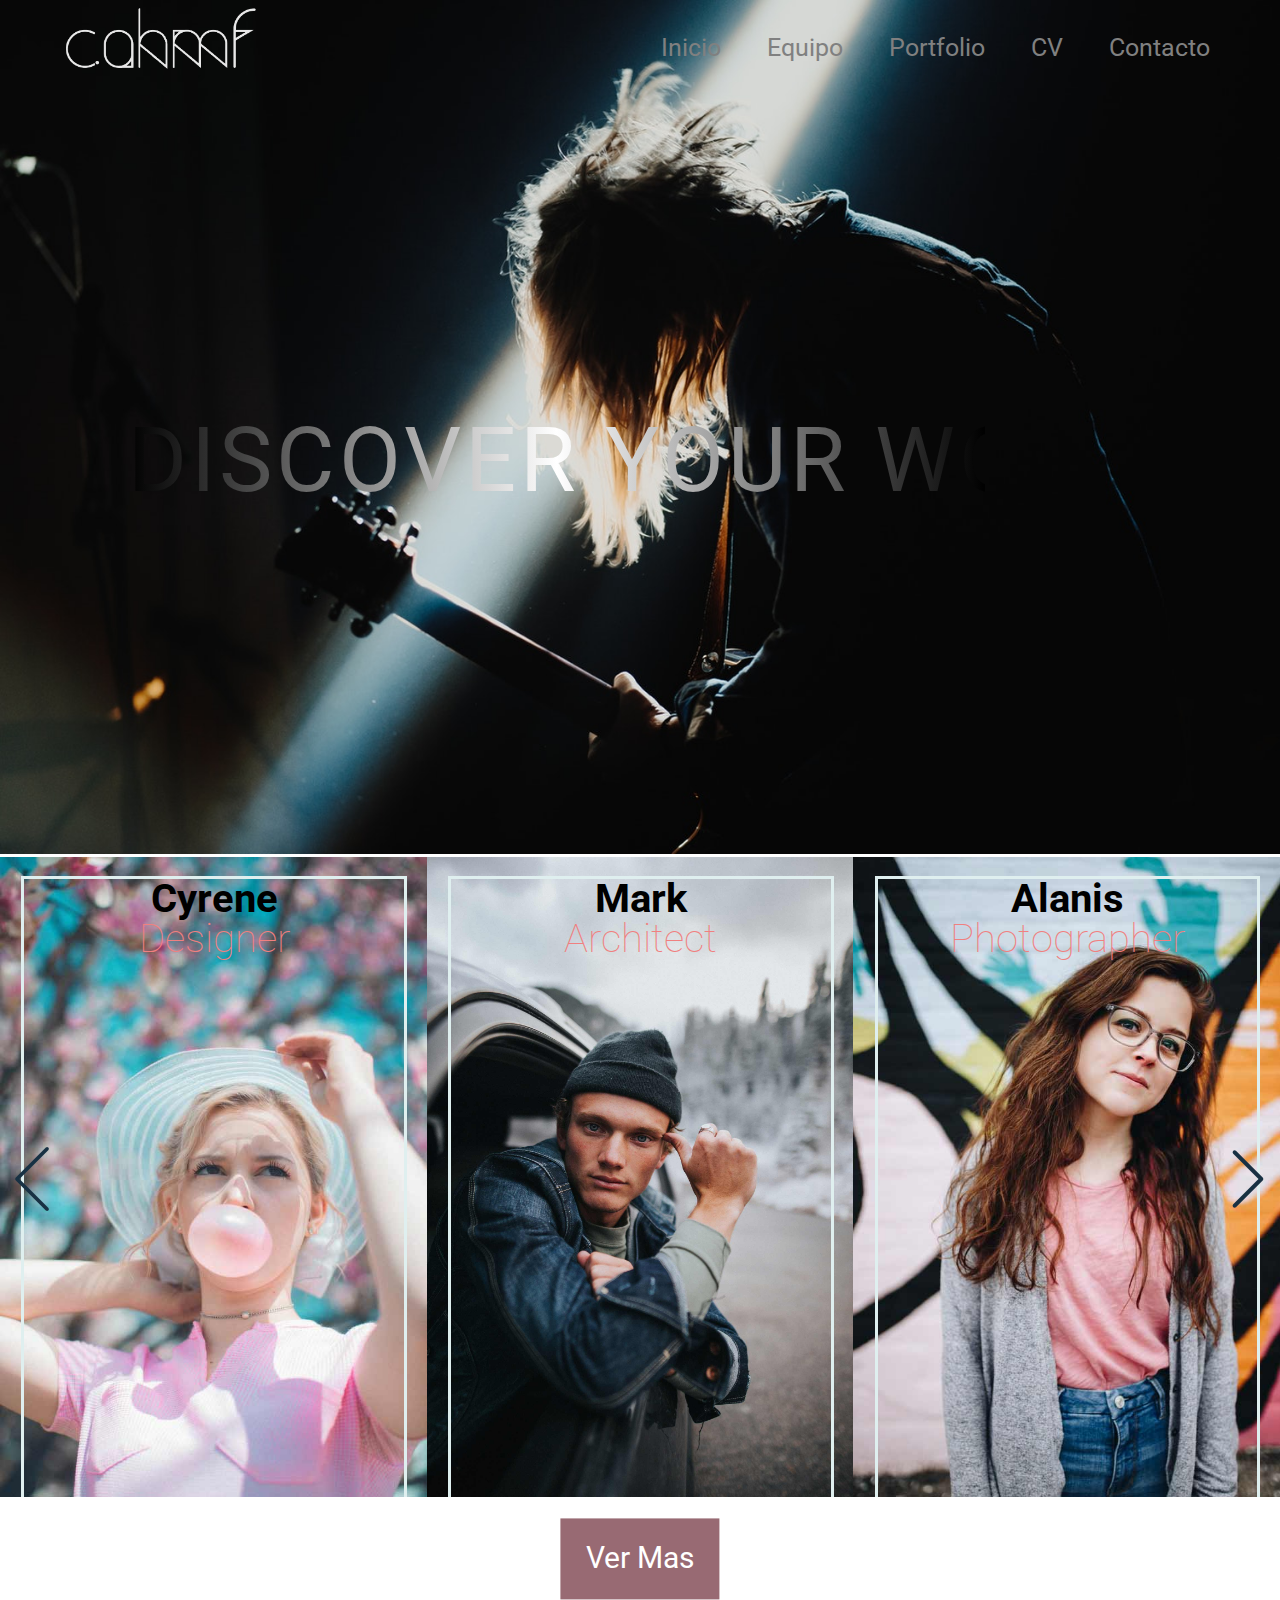
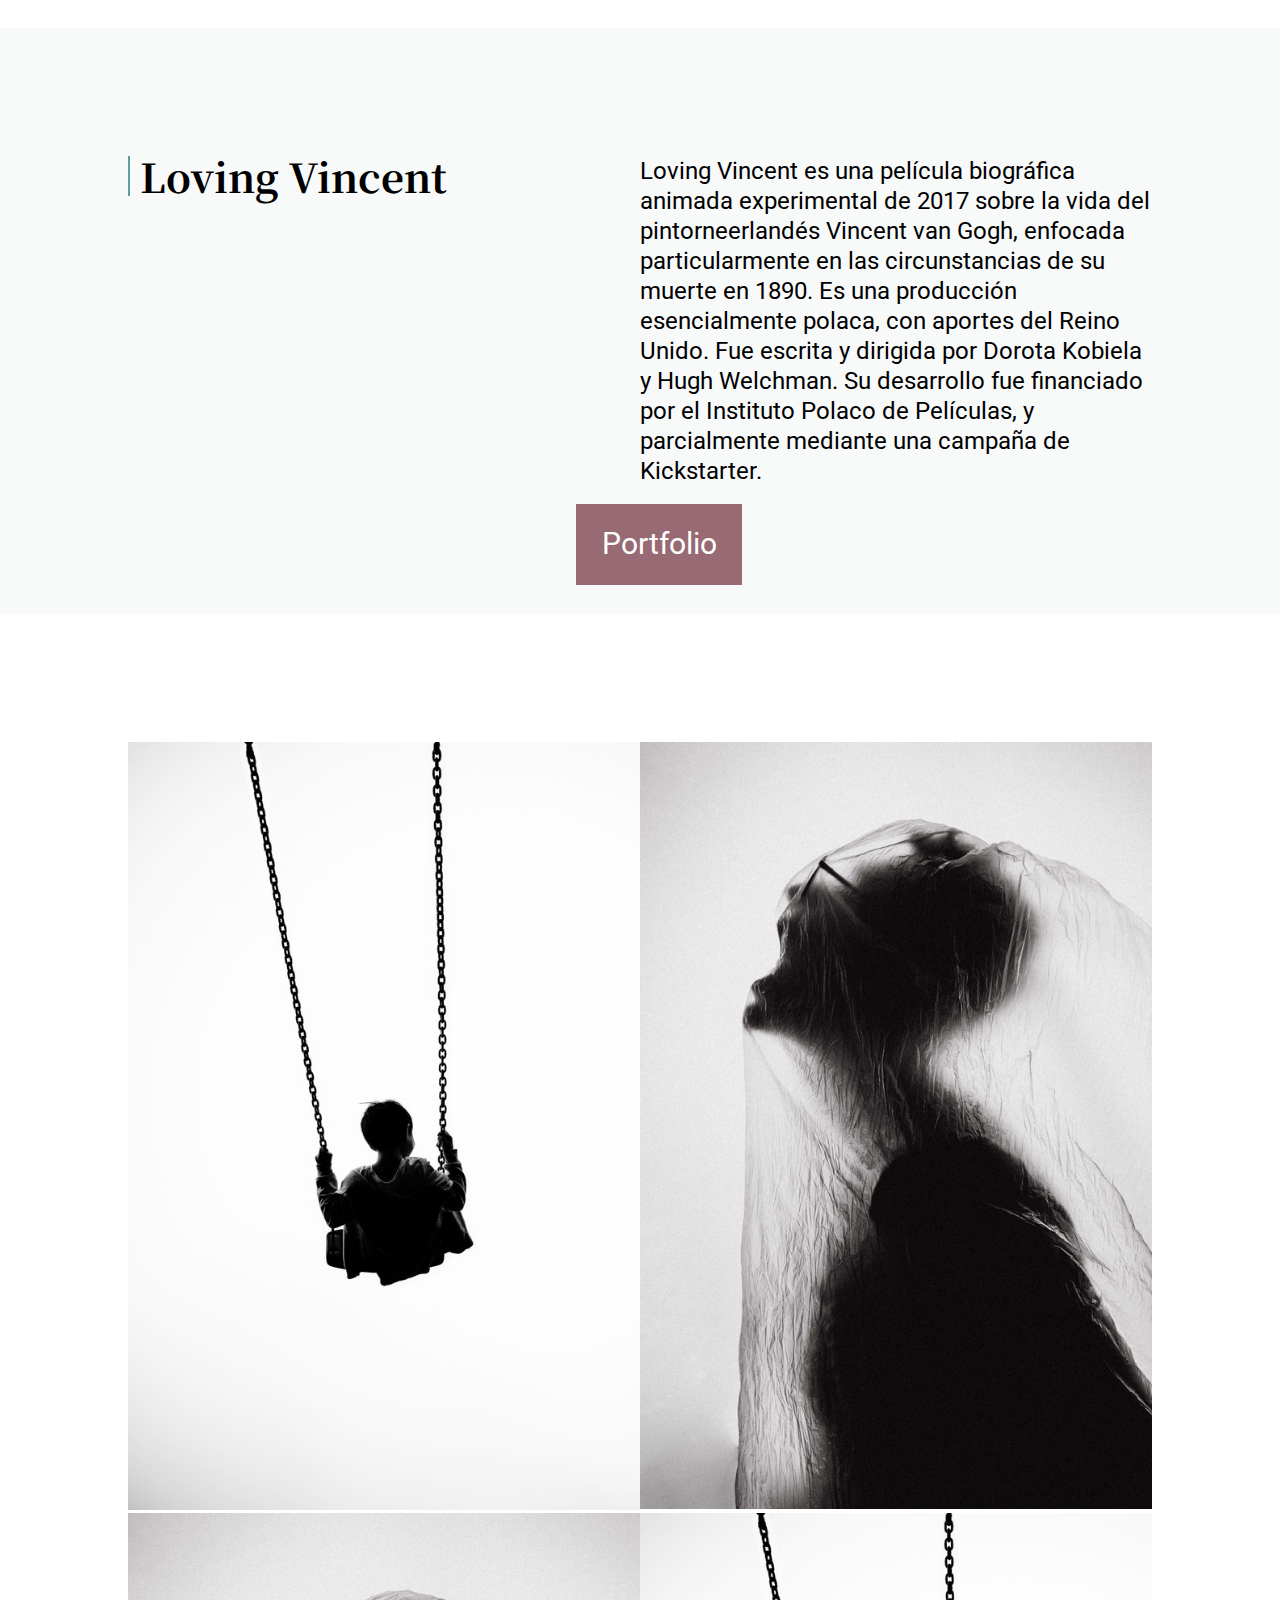
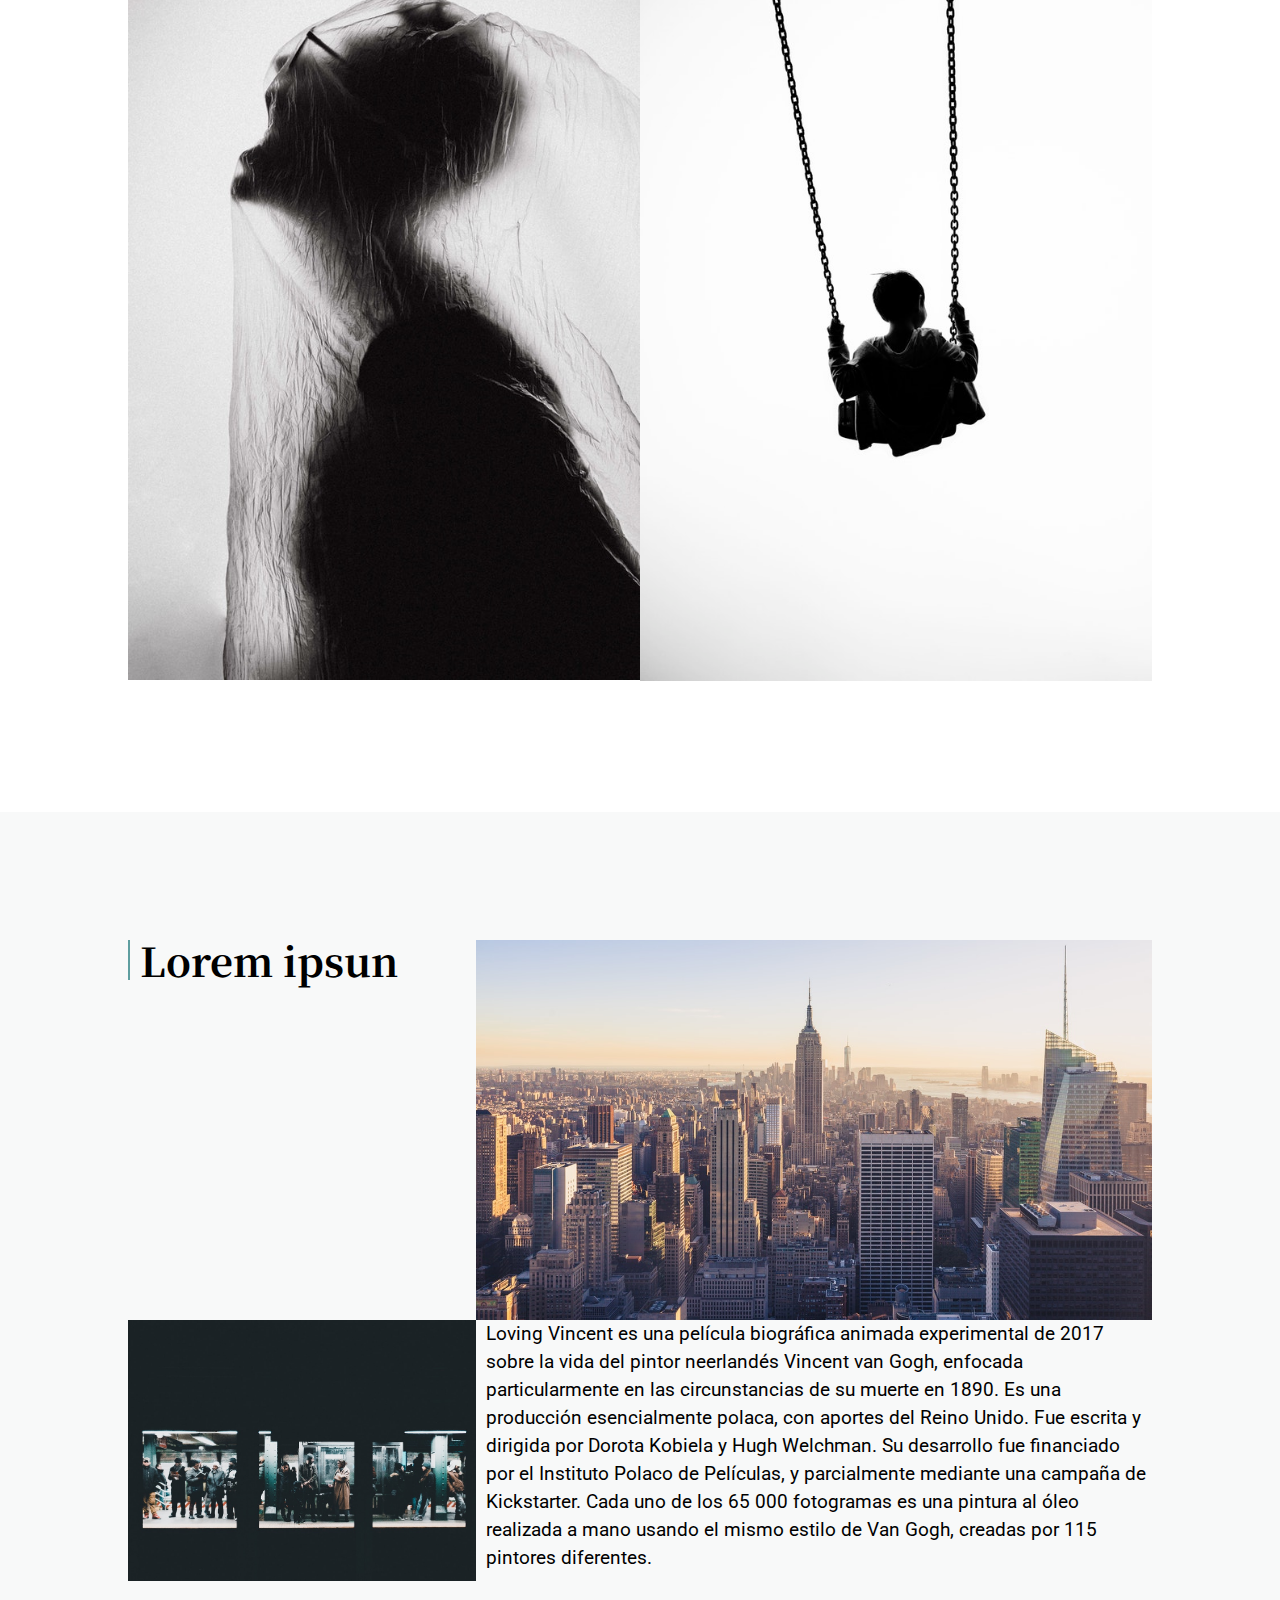
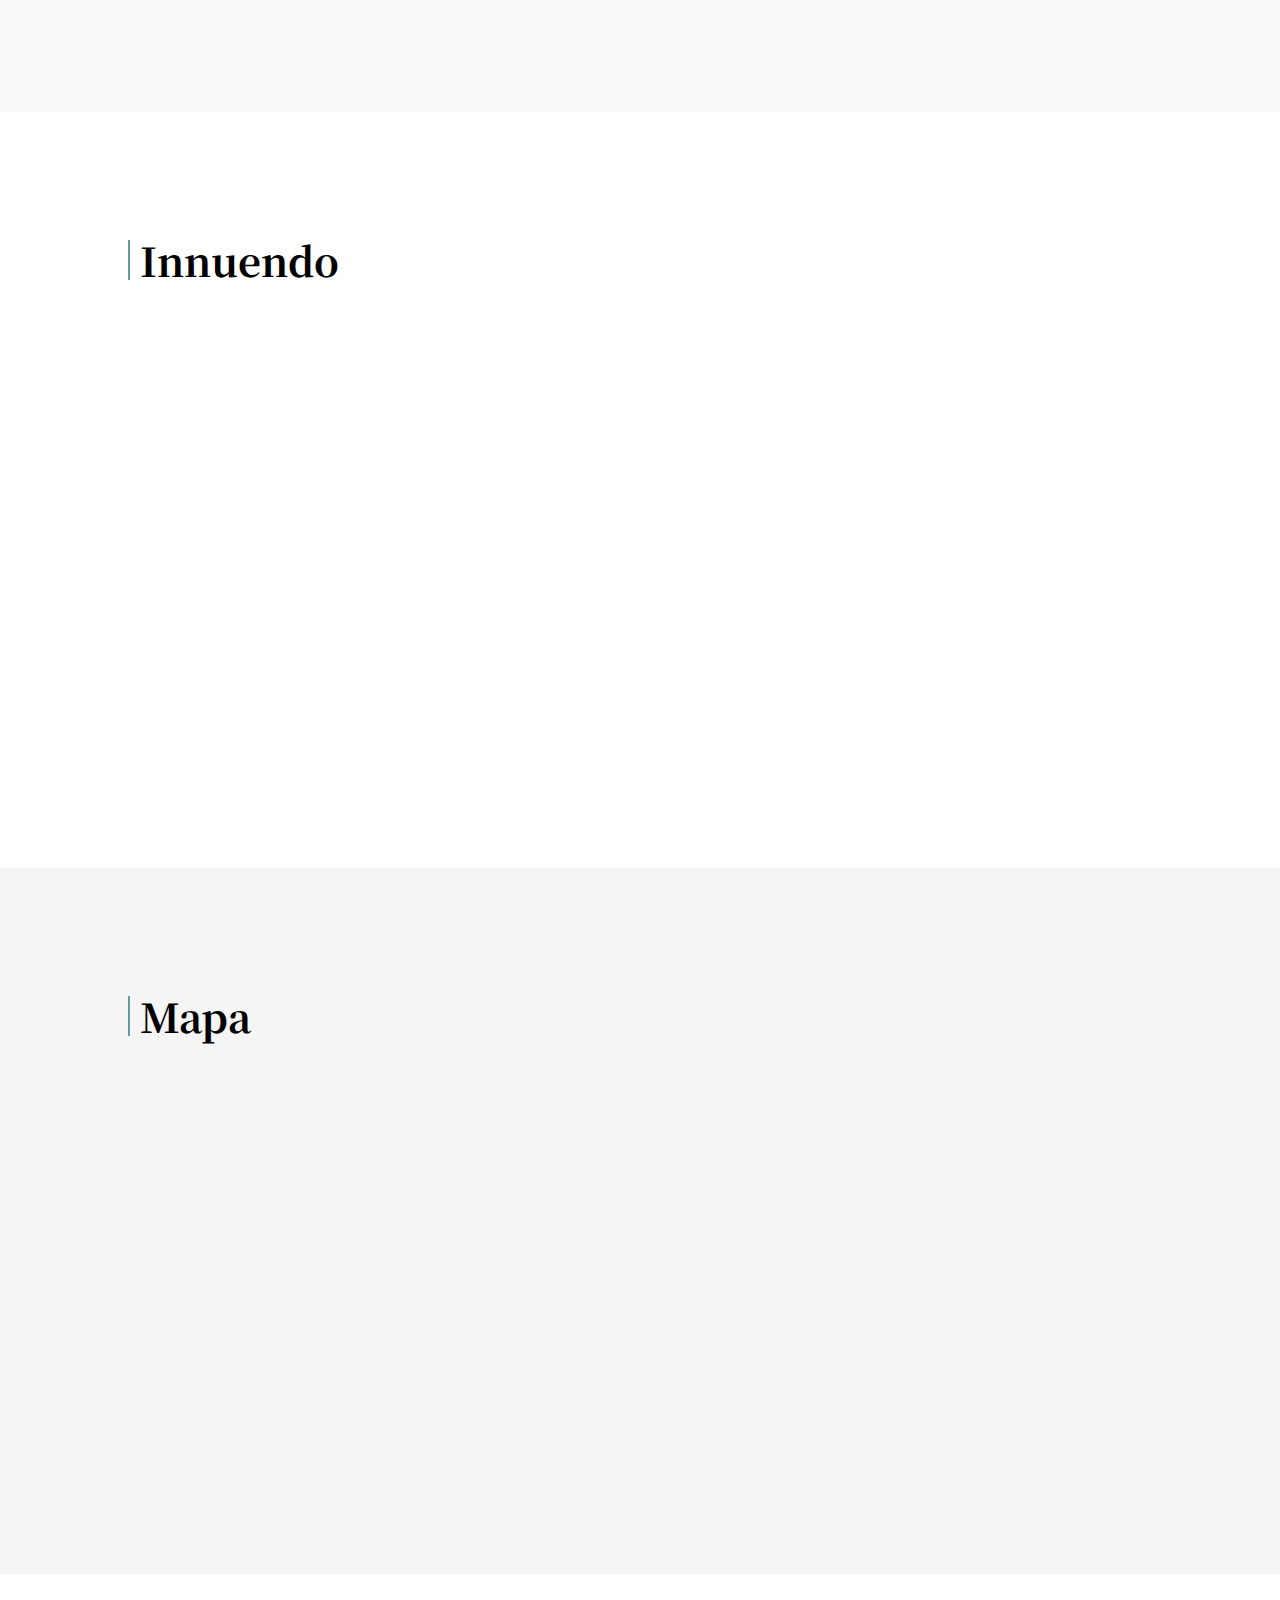
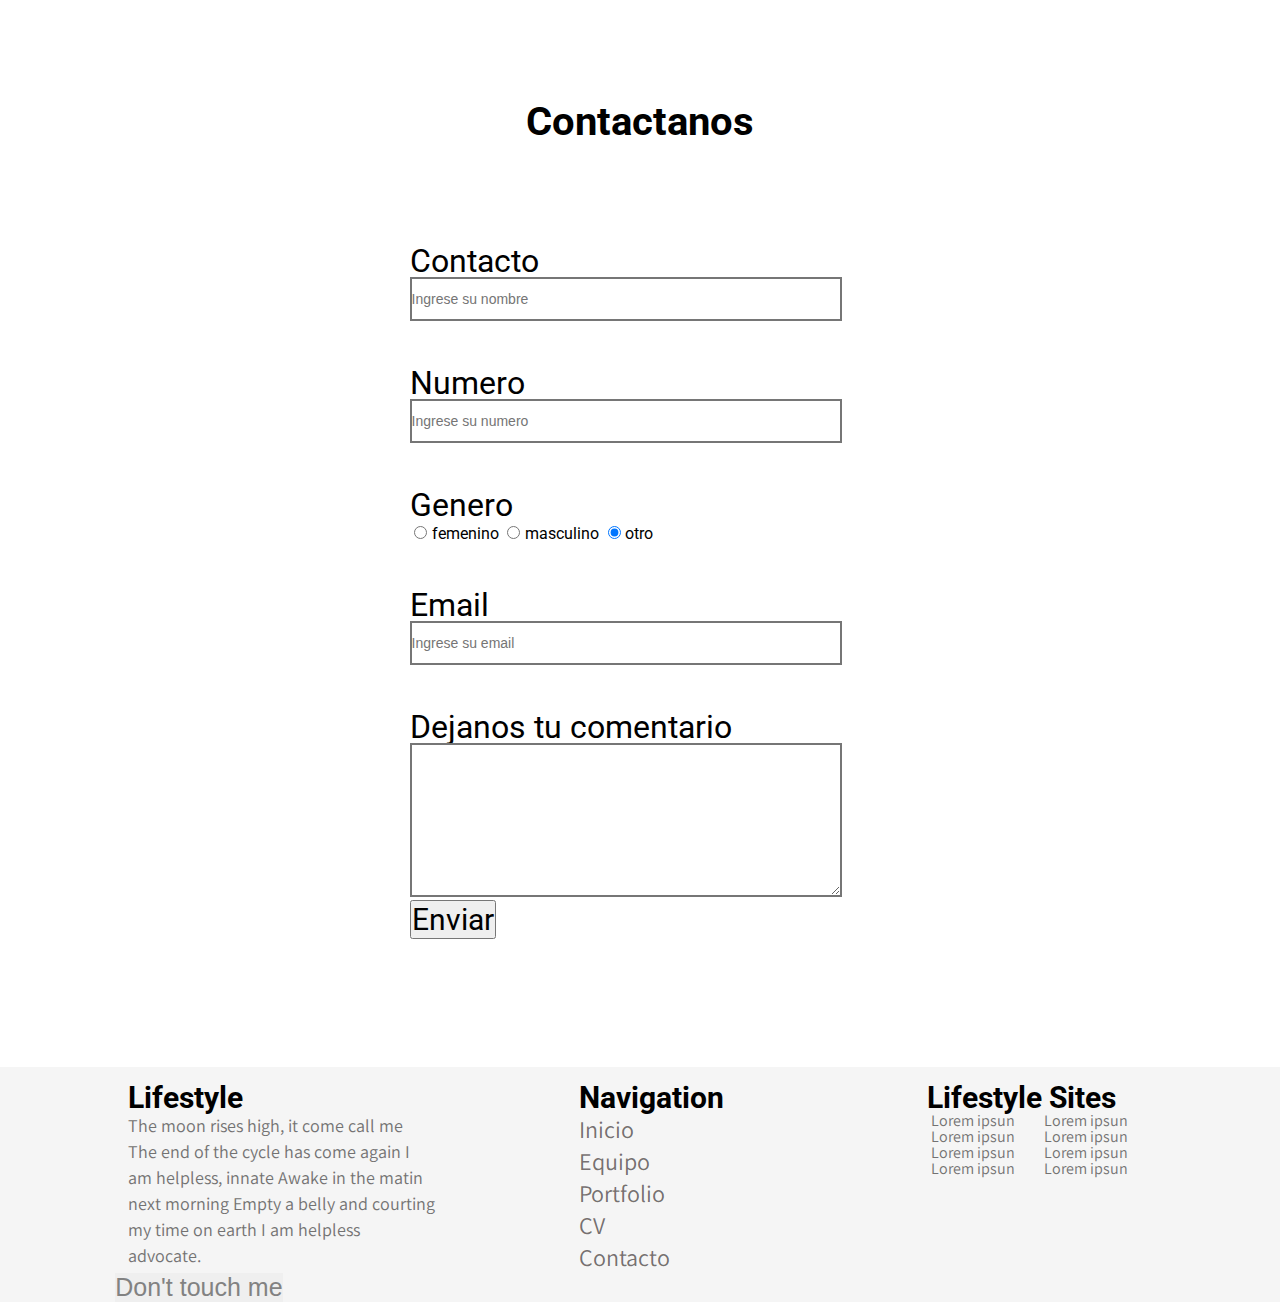
<file: Trabajo final/index.html>
<!doctype html>
<html lang= "es">
<head>
<meta charset= "utf-8">
<title> nuevo </title>
<link rel="stylesheet" href="https://use.fontawesome.com/releases/v5.6.1/css/all.css" integrity="sha384-gfdkjb5BdAXd+lj+gudLWI+BXq4IuLW5IT+brZEZsLFm++aCMlF1V92rMkPaX4PP" crossorigin="anonymous">
<link href="https://fonts.googleapis.com/css?family=Noto+Serif+TC|Roboto:100&display=swap" rel="stylesheet">
<link href="https://fonts.googleapis.com/css?family=Roboto:300&display=swap" rel="stylesheet">
<link href="https://fonts.googleapis.com/css?family=Assistant:300&display=swap" rel="stylesheet">
<link rel="stylesheet" href="assets/css/design.css">
<meta name="viewport" content="width=device-width, inicial-scale=1">
</head>
<body>
<!-------------------------------------------EMPIEZA HEADER------------------------------------------->
<header>
	<div id="all">
		<h1><img src="assets/css/fotos/mf.png" alt="cahmf" height="" width=""></h1>
			<nav>
				<ul>
					<li class="designLista"><a class="designHeader" href="index.html">Inicio</a></li>
					<li class="designLista"><a class="designHeader" href="equipo.html">Equipo</a></li>
					<li class="designLista"><a class="designHeader" href="portfolio.html">Portfolio</a></li>
					<li class="designLista"><a class="designHeader" href="cv.html">CV</a></li>
					<li class="designLista"><a class="designHeader" href="#contacto">Contacto</a></li>
				</ul>
			</nav>
	</div>


	<div id="menubarra">
		<i class="fas fa-bars" onclick="menu()"></i>
			<nav id="cambie">
				<ul><li><a href="index.html">Inicio</a></li>
					<li><a href="equipo.html">Equipo</a></li>
					<li><a href="portfolio.html">Portfolio</a></li>
					<li><a href="cv.html">CV</a></li>
					<li><a href="#contacto">Contacto</a></li>
				</ul>
			</nav>
	</div>
	
<!-------------------------------------------CIERRE HEADER--------------------------------------------------->
</header>

<!-------------------------------------------MAIN--------------------------------------------------->

<main class=" " id="bu">
<!-------------------------------------------SLIDER--------------------------------------------------->
	<section id="slider">
		<figure>
		<img id="fotos" src="assets/css/fotos/1.jpeg"><figcaption>Discover your world</figcaption>
		</figure>
		<i class="fas fa-chevron-left" onclick="izquierda()"></i>
		<i class="fas fa-chevron-right" onclick="derecha()"></i>
	</section>
<!-------------------------------------------CIERRE SLIDER--------------------------------------------------->


<!-------------------------------------------CARROUSEL--------------------------------------------------->
<section id="carrousel">
		<img id="pasa" class="edit_flecha" onclick= "right()" src="assets/files/equipo_fotos/rightarrow.png">
		<img id="volve" class="edit_flecha" onclick= "left()" src="assets/files/equipo_fotos/backarrow.png">
		<a href="equipo.html" class="botones">Ver Mas</a>	
</section>
<!-------------------------------------------CIERRE CARROUSEL------------------------------------->


<!-------------------------------------------SOBRE MI--------------------------------------------------->
	<section id="yo">
		<div class="cont_yo">
			<h1 class="titulos">Loving Vincent</h1>
				<p class="parrafos">Loving Vincent es una película biográfica animada experimental de 2017 sobre la vida del pintorneerlandés Vincent van Gogh, enfocada particularmente en las circunstancias de su muerte en 1890.
				Es una producción esencialmente polaca, con aportes del Reino Unido. Fue escrita y dirigida por Dorota Kobiela y Hugh Welchman. Su desarrollo fue financiado por el Instituto Polaco de Películas, y parcialmente mediante una campaña de Kickstarter.
			</p>
			<a href="portfolio.html" class="botones">Portfolio</a>
		</div>
	</section>
<!----------------------------------CIERRE SOBRE MI--------------------------------------------->


<!-------------------------------------------PORTFOLIO--------------------------------------------------->
	<section class="trabajo">
		<div id="portfoliouno">
		</div>
	</section>
<!-------------------------------------------CIERRE PORTFOLIO------------------------------------------------>



<!-------------------------------------------SERVICIOS--------------------------------------------------->
<section id="servicios">
		<div id="part1" class="cont_servicios"> 
			<h1 class="titulos">Lorem ipsun</h1>
			<img id="primer" src="assets/files/servicio/2.jpeg">
		</div>
		<div id="part2" class="cont_servicios">
			<img id="segundo" src="assets/files/servicio/1.jpeg">
				<p>Loving Vincent es una película biográfica animada experimental de 2017 sobre la vida del pintor neerlandés Vincent van Gogh, enfocada particularmente en las circunstancias de su muerte en 1890.
				Es una producción esencialmente polaca, con aportes del Reino Unido. Fue escrita y dirigida por Dorota Kobiela y Hugh Welchman. Su desarrollo fue financiado por el Instituto Polaco de Películas, y parcialmente mediante una campaña de Kickstarter.
				Cada uno de los 65 000 fotogramas es una pintura al óleo realizada a mano usando el mismo estilo de Van Gogh, creadas por 115 pintores diferentes.</p>
		</div>
</section>
<!-------------------------------------------CIERRE SERVICIOS----------------------------------->


<!-------------------------------------------VIDEO--------------------------------------------------->
	<section id="video">
		<div class="innuendo">
			<h1 class="titulos">Innuendo</h1>
				<iframe src="https://www.youtube.com/embed/g2N0TkfrQhY" frameborder="0" allow="accelerometer; autoplay; encrypted-media; gyroscope; picture-in-picture" allowfullscreen></iframe>
		</div>
	</section>
<!-------------------------------------------CIERRE VIDEO--------------------------------------------------->

<section id="mapa">
	<div class="seccionmapa">
		<h1 class="titulos">Mapa</h1>
		<iframe src="https://www.google.com/maps/embed?pb=!1m18!1m12!1m3!1d19857.339746907288!2d-0.10223756732845055!3d51.528488146856596!2m3!1f0!2f0!3f0!3m2!1i1024!2i768!4f13.1!3m3!1m2!1s0x48761ca4fbee1efd%3A0x799b6c9640d63bfd!2sShoreditch%2C+Londres+N1+6BY%2C+Reino+Unido!5e0!3m2!1ses-419!2sar!4v1541959805090" width="600" height="450" frameborder="0" style="border:0" allowfullscreen></iframe>
	</div>
</section>

<!-------------------------------------------FORMULARIO--------------------------------------------------->
<section id="contacto">
		<div class="titleform"><h1>Contactanos</h1></div>
			<div class="formulario">
					<form action="agradecimiento.html">
						<label class="tituloform">Contacto</label><br>
							<input type="text" class="caja" name="contacto" placeholder="Ingrese su nombre">
				
						<p>
							<label class="tituloform">Numero</label><br>
							<input type="Number" class="caja" name="numero" placeholder="Ingrese su numero">
						</p>

						<p>

						<label class="tituloform">Genero</label><br>
				
							<input type="radio" class="punto" name="genero" value="masculino" checked=""><label class="ge">femenino</label>
				
							<input type="radio" class="punto" name="genero" value="femenino" checked=""><label class="ge">masculino</label>

							<input type="radio" class="punto" name="genero" value="femenino" checked=""><label class="ge">otro</label>
						</p>

						<p>
							<label class="tituloform">Email</label><br>
							<input  type="email" class="caja" name="email" placeholder="Ingrese su email" required>
						</p>

						<label class="tituloform"> Dejanos tu comentario </label><br>
							<textarea id="comentarios" name=></textarea><br>
								<button id="login" type="submit">Enviar</button>
				</form>
			</div>
</section>
<!-------------------------------------------CIERRE FORMULARIO------------------------------------------>
</main>
<!-------------------------------------------CIERRE MAIN--------------------------------------------------->

<!-------------------------------------------FOOTER--------------------------------------------------->
<footer>
	<div class="ultimo">
		<section id="lifestyle">
			<h1 class="titleFooter">Lifestyle</h1>
				<p>	The moon rises high, it come call me
					The end of the cycle has come again
					I am helpless, innate
					Awake in the matin next morning
					Empty a belly and courting my time on earth
					I am helpless advocate.
				</p>
		</section>	

		<section id="navegacion">
			<h1 class="titleFooter">Navigation</h1>
			<nav>
				<ul><li><a href="index.html">Inicio</a></li>
					<li><a href="equipo.html">Equipo</a></li>
					<li><a href="portfolio.html">Portfolio</a></li>
					<li><a href="cv.html">CV</a></li>
					<li><a href="#contacto">Contacto</a></li>
				</ul>
			</nav>
		</section>	

		<section id="loremIpsun">
			<h1 class="titleFooter">Lifestyle Sites</h1>
				<ul>
					<li>Lorem ipsun</li>
					<li>Lorem ipsun</li>
					<li>Lorem ipsun</li>
					<li>Lorem ipsun</li>
					<li>Lorem ipsun</li>
					<li>Lorem ipsun</li>
					<li>Lorem ipsun</li>
					<li>Lorem ipsun</li>
				</ul>
		</section>
	</div>

	<button id="change" onclick="cambiar()">Don't touch me</button>

<script src="assets/javascript/desarrollo.js"></script>
</footer>
<!-------------------------------------------CIERRE DE FOOTER------------------------------------------>
</body>
</html>
</file>
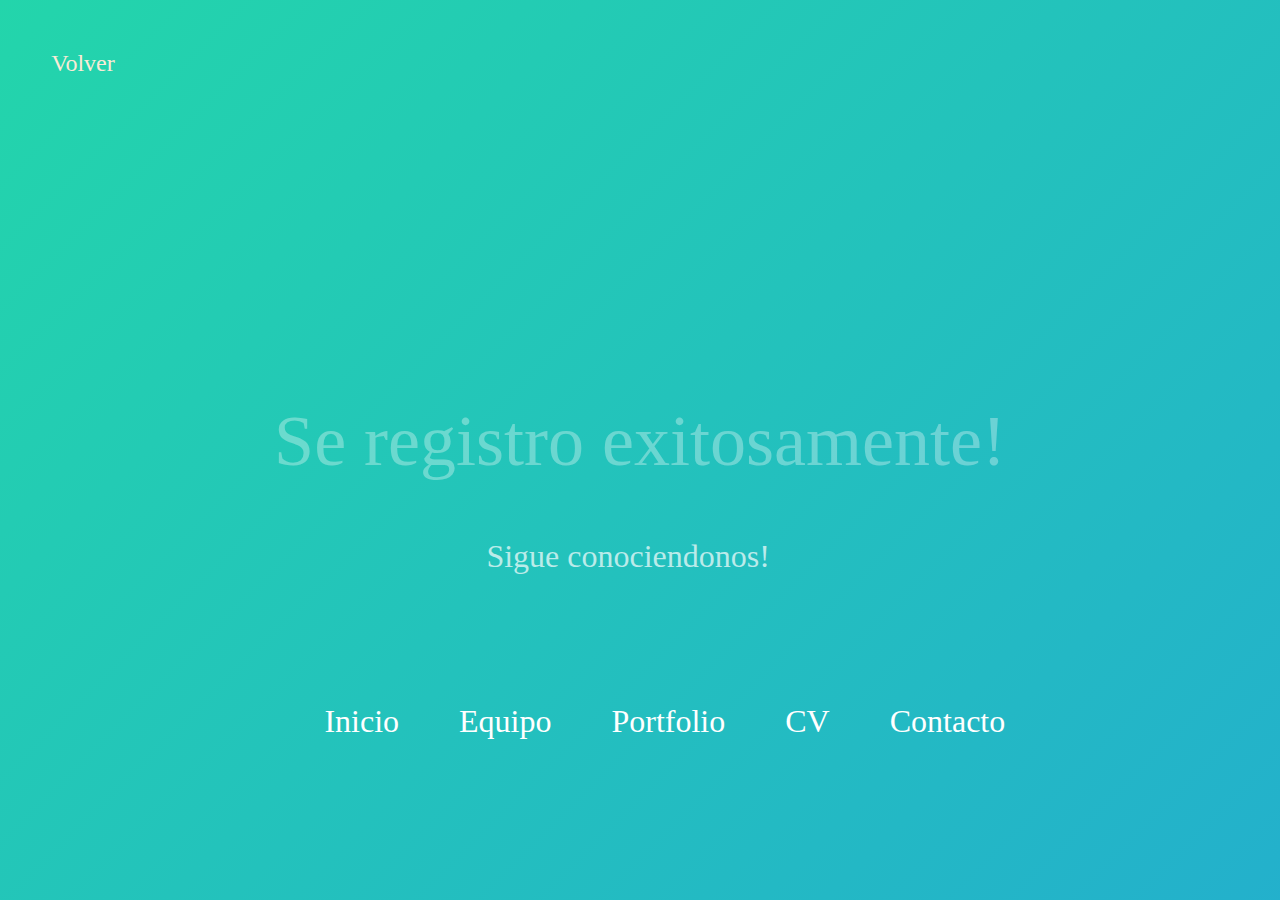
<file: Trabajo final/agradecimiento.html>
<!doctype html>
<html lang= "es">
<head>
<meta charset= "utf-8">
<title> nuevo </title>
<link rel="stylesheet" href="assets/css/designexito.css">
<meta name="viewport" content="width=device-width, inicial-scale=1">
</head>
<body>
<!-------------------------------------------EMPIEZA HEADER------------------------------------------------->
<header>
</header>
<main>
		<div class="exito">
				<h1>Se registro exitosamente!</h1>
				<p>Sigue conociendonos!</p>
				<a href="index.html">Volver</a>
		</div>

	<section id="todo">
		<div class="cont">
					<nav>
							<ul>
								<li ><a  href="index.html">Inicio</a></li>
								<li ><a  href="equipo.html">Equipo</a></li>
								<li ><a  href="portfolio.html">Portfolio</a></li>
								<li ><a  href="cv.html">CV</a></li>
								<li ><a href="#contacto">Contacto</a></li>
							</ul>
					</nav>
		</div>
	</section>
</main>
</footer>
</body>
</html>
</file>
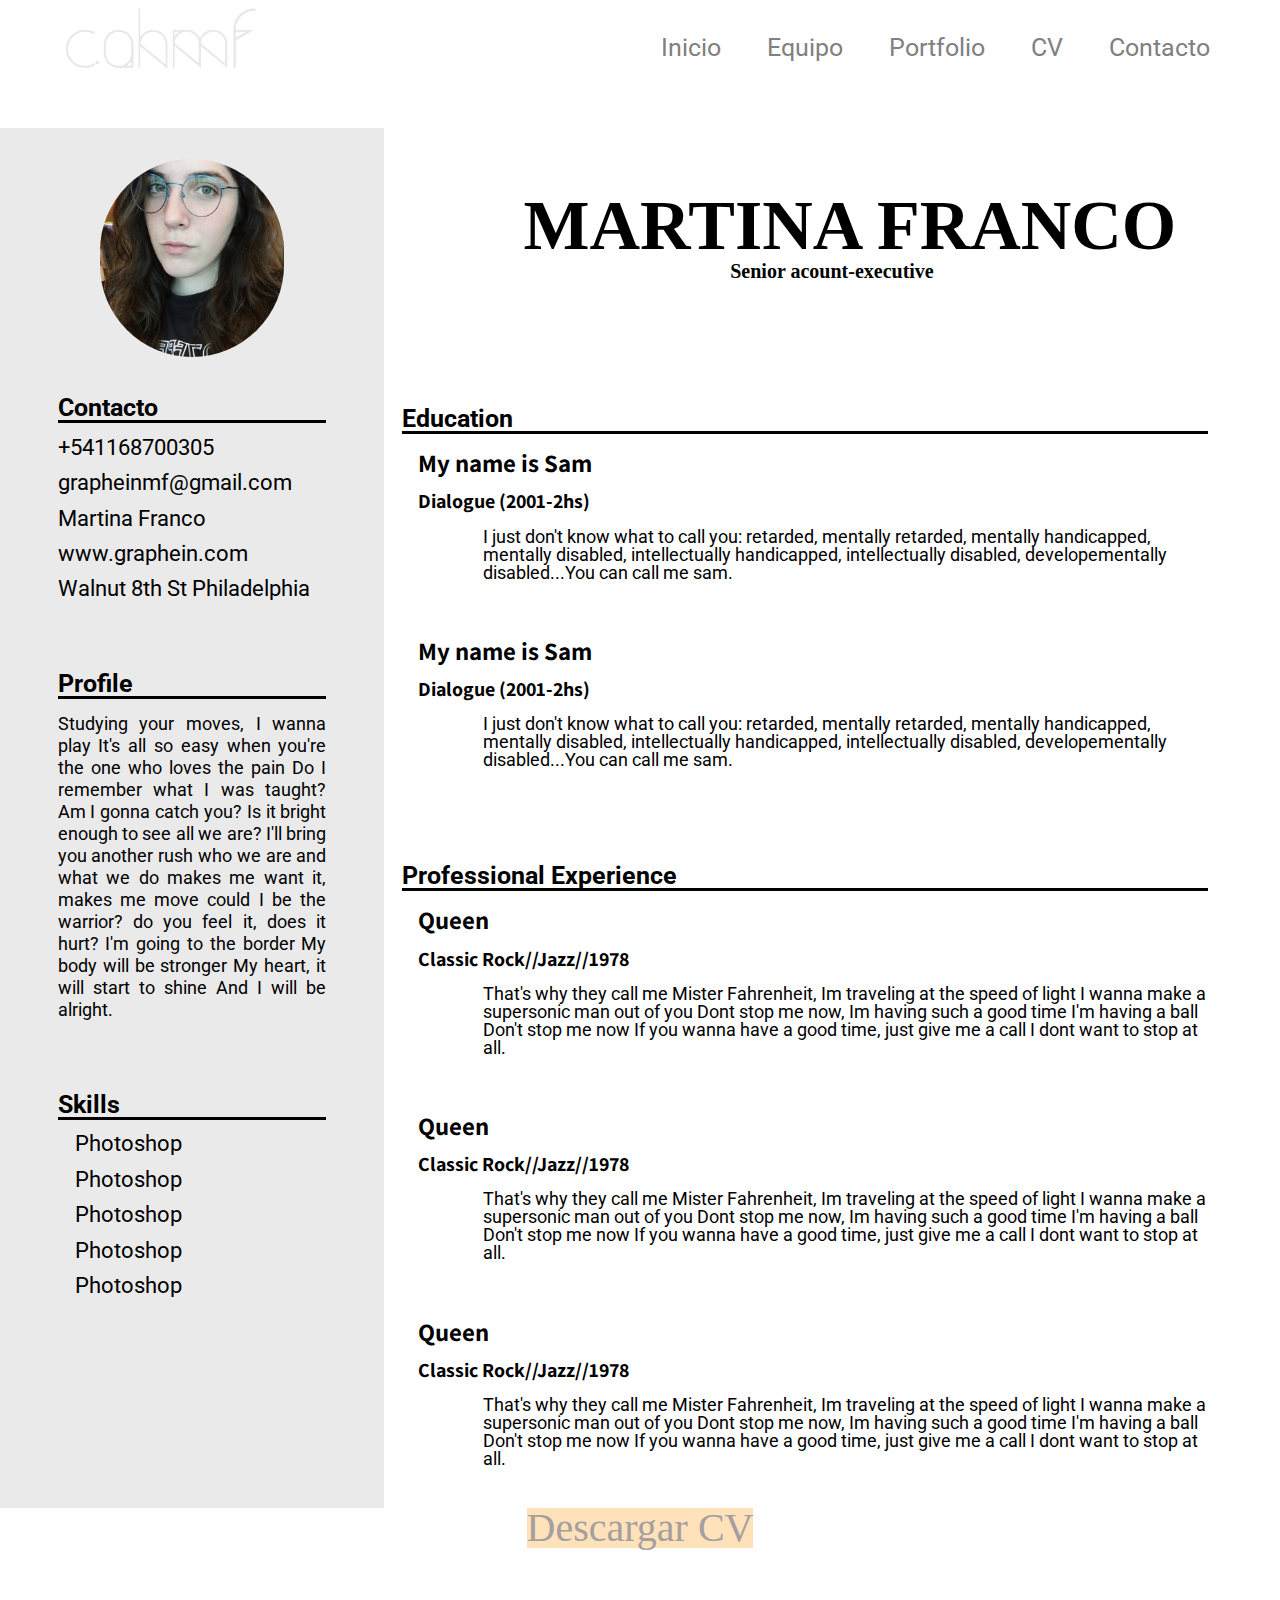
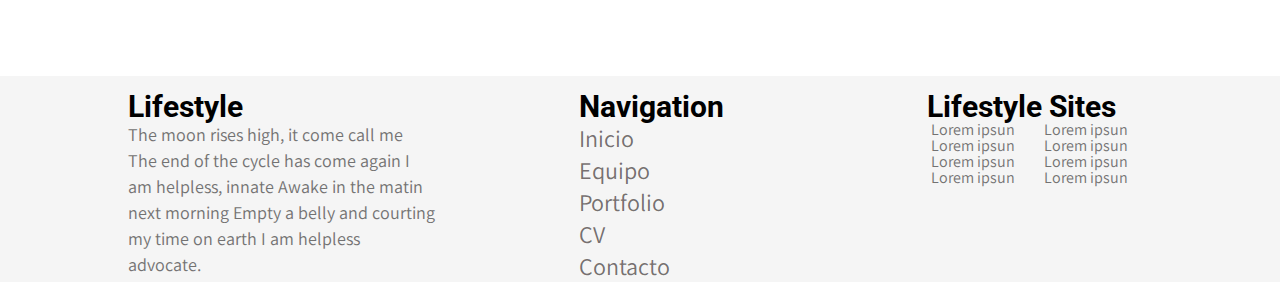
<file: Trabajo final/cv.html>
<!doctype html>
<html lang= "es">
<head>
<meta charset= "utf-8">
<title> nuevo </title>
<link rel="stylesheet" href="assets/css/design.css">
<link rel="stylesheet" href="https://use.fontawesome.com/releases/v5.5.0/css/all.css" integrity="sha384-B4dIYHKNBt8Bc12p+WXckhzcICo0wtJAoU8YZTY5qE0Id1GSseTk6S+L3BlXeVIU" crossorigin="anonymous">
<link href="https://fonts.googleapis.com/css?family=Noto+Serif+TC|Roboto:100&display=swap" rel="stylesheet">
<link href="https://fonts.googleapis.com/css?family=Roboto:300&display=swap" rel="stylesheet">
<link href="https://fonts.googleapis.com/css?family=Assistant:300&display=swap" rel="stylesheet">
<meta name="viewport" content="width=device-width, inicial-scale=1">
</head>
<body>
	
<!-------------------------------------------EMPIEZA HEADER--------------------------------------------------->
<header class="feo">
	<div id="all">
		<h1><img src="assets/css/fotos/mf.png" alt="cahmf" height="" width=""></h1>
			<nav>
				<ul>
					<li class="designLista"><a class="designHeader" href="index.html">Inicio</a></li>
					<li class="designLista"><a class="designHeader" href="equipo.html">Equipo</a></li>
					<li class="designLista"><a class="designHeader" href="portfolio.html">Portfolio</a></li>
					<li class="designLista"><a class="designHeader" href="cv.html">CV</a></li>
					<li class="designLista"><a class="designHeader" href="index.html#contacto">Contacto</a></li>
				</ul>
			</nav>
	</div>
	
	<div id="menubarra">
		<i class="fas fa-bars" onclick="menu()"></i>
			<nav id="cambie">
				<ul><li><a href="index.html">Inicio</a></li>
					<li><a href="equipo.html">Equipo</a></li>
					<li><a href="portfolio.html">Portfolio</a></li>
					<li><a href="cv.html">CV</a></li>
					<li><a href="index.html#contacto">Contacto</a></li>
				</ul>
			</nav>
	</div>
<!-------------------------------------------CIERRE HEADER--------------------------------------------------->
</header>

<main>
	<div id="conjunto">
		<aside>
			<img id="unica" src="assets/files/cv/me.jpg">

			<section id="contact" class="contendor_aside">
				<h1 class="tituloscv">Contacto</h1>
				<p><i class="fas fa-phone"></i> +541168700305</p>
				<p><i class="fas fa-envelope"></i> grapheinmf@gmail.com</p>
				<p><i class="fab fa-linkedin"></i> Martina Franco</p>
				<p><i class="fas fa-globe"></i> www.graphein.com</p>
				<p><i class="fas fa-map-marker-alt"></i> Walnut 8th St Philadelphia</p>
			</section>
			
			<section id="profile" class="contendor_aside">
				<h1 class="tituloscv">Profile</h1>
				<p>Studying your moves, I wanna play
					It's all so easy when you're the one who loves the pain
					Do I remember what I was taught?
					Am I gonna catch you?
					Is it bright enough to see all we are?
					I'll bring you another rush
					who we are and what we do
					makes me want it, makes me move
					could I be the warrior?
 					do you feel it, does it hurt?
					I'm going to the border
					My body will be stronger
					My heart, it will start to shine
					And I will be alright.
				</p>
			</section>

			<section id="skills" class="contendor_aside">
				<h1 class="tituloscv">Skills</h1>
					<p>Photoshop</p>
					<p>Photoshop</p>
					<p>Photoshop</p>
					<p>Photoshop</p>
					<p>Photoshop</p>
			</section>
		</aside>

		<section id="der">
			<div id="nombre">
				<h1>MARTINA FRANCO</h1>
				<h2>Senior acount-executive</h2>
			</div>

			<section id="education" class="contenedoresaside">
				<h1 class="tituloscv">Education</h1>
			</section>

			<section id="professional" class="contenedoresaside">
				<h1 class="tituloscv">Professional Experience</h1>
			</section>
		</section>
		
		<a href="assets/files/cvmar.pdf" download> Descargar CV </a>
	</div>
</main>

<footer>
	<div class="ultimo">
		<section id="lifestyle">
			<h1 class="titleFooter">Lifestyle</h1>
				<p>	The moon rises high, it come call me
					The end of the cycle has come again
					I am helpless, innate
					Awake in the matin next morning
					Empty a belly and courting my time on earth
					I am helpless advocate.
				</p>
		</section>	

		<section id="navegacion">
			<h1 class="titleFooter">Navigation</h1>
			<nav>
				<ul><li><a href="index.html">Inicio</a></li>
					<li><a href="equipo.html">Equipo</a></li>
					<li><a href="portfolio.html">Portfolio</a></li>
					<li><a href="cv.html">CV</a></li>
					<li><a href="index.html#contacto">Contacto</a></li>
				</ul>
			</nav>
		</section>	

		<section id="loremIpsun">
			<h1 class="titleFooter">Lifestyle Sites</h1>
				<ul>
					<li>Lorem ipsun</li>
					<li>Lorem ipsun</li>
					<li>Lorem ipsun</li>
					<li>Lorem ipsun</li>
					<li>Lorem ipsun</li>
					<li>Lorem ipsun</li>
					<li>Lorem ipsun</li>
					<li>Lorem ipsun</li>
				</ul>
		</section>
	</div>


<script src="assets/javascript/cv_desarrollo.js"></script>
</footer>
</body>
</html>
</file>
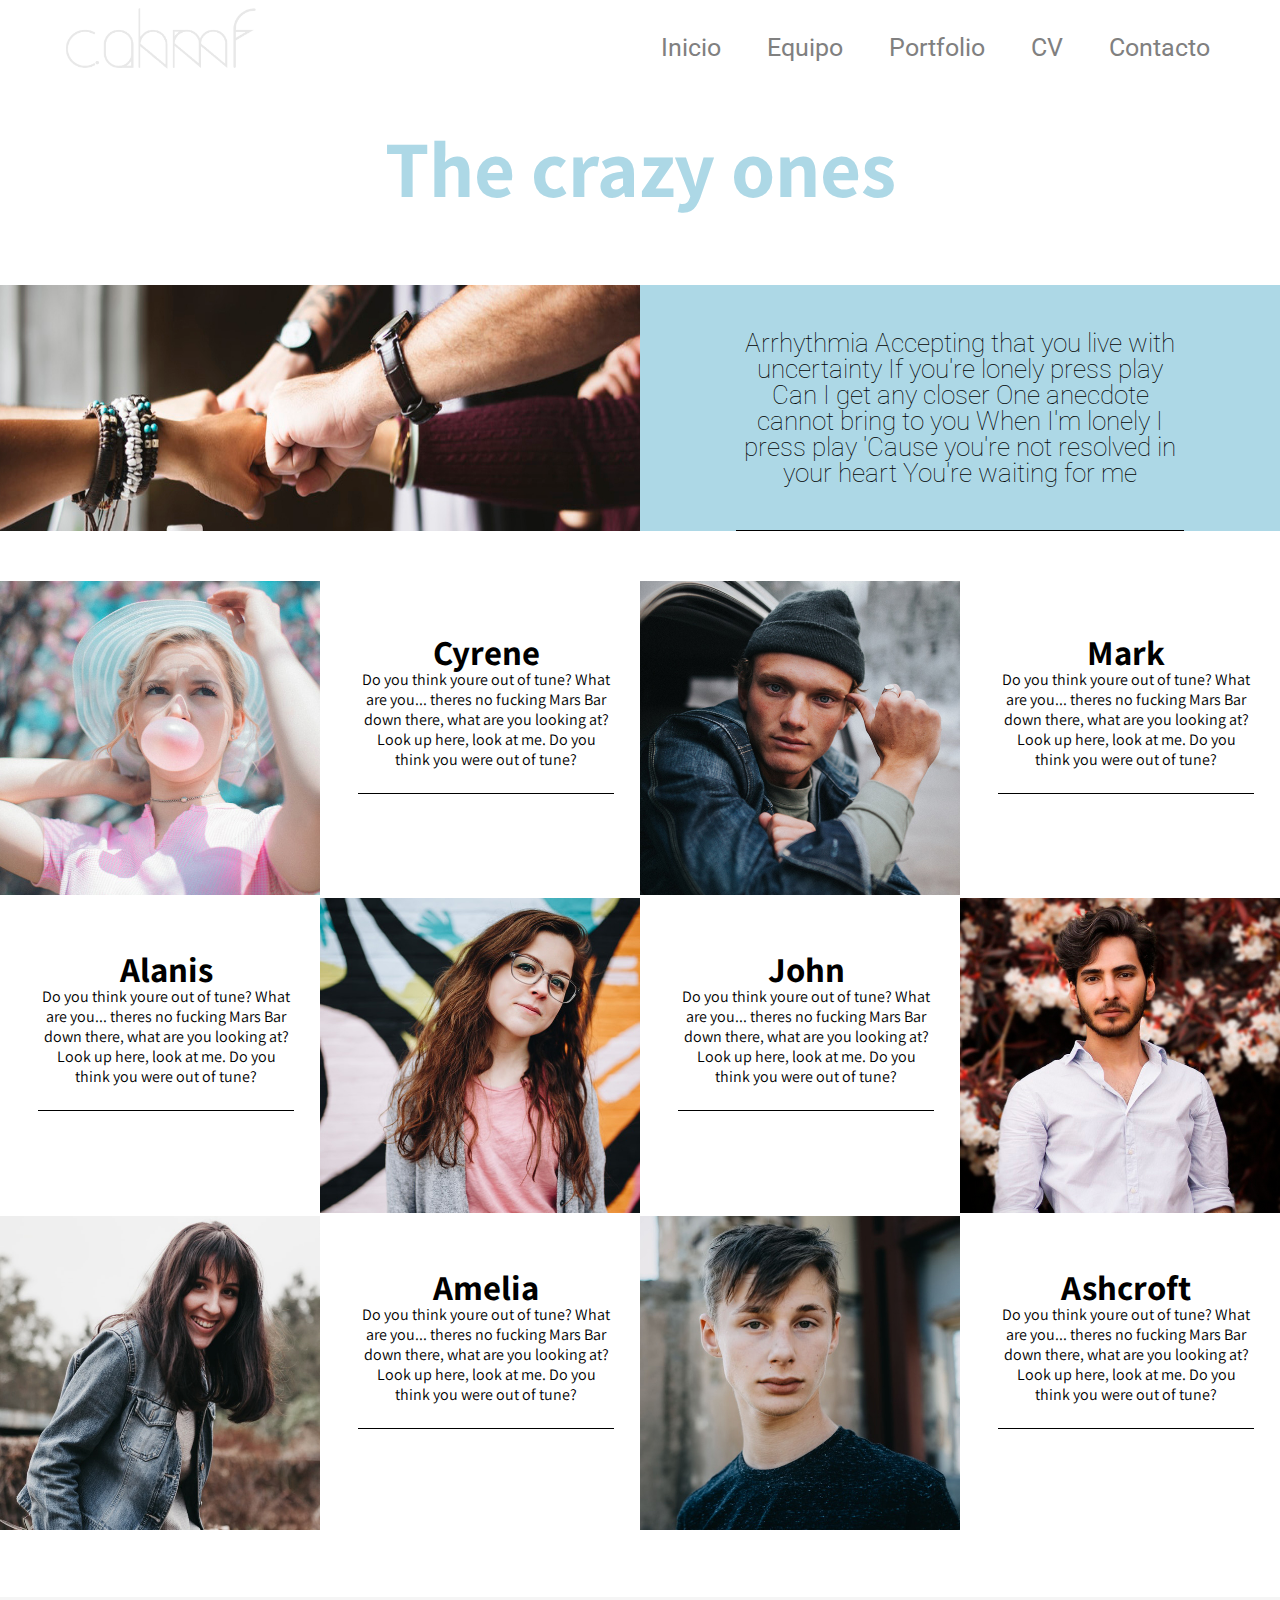
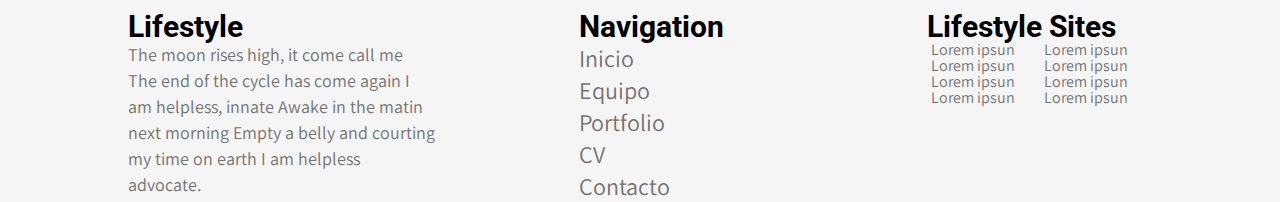
<file: Trabajo final/equipo.html>
<!doctype html>
<html lang= "es">
<head>
<meta charset= "utf-8">
<title> nuevo </title>
<link rel="stylesheet" href="assets/css/design.css">
<link rel="stylesheet" href="https://use.fontawesome.com/releases/v5.6.1/css/all.css" integrity="sha384-gfdkjb5BdAXd+lj+gudLWI+BXq4IuLW5IT+brZEZsLFm++aCMlF1V92rMkPaX4PP" crossorigin="anonymous">
<link href="https://fonts.googleapis.com/css?family=Noto+Serif+TC|Roboto:100&display=swap" rel="stylesheet">
<link href="https://fonts.googleapis.com/css?family=Roboto:300&display=swap" rel="stylesheet">
<link href="https://fonts.googleapis.com/css?family=Assistant:300&display=swap" rel="stylesheet">

<meta name="viewport" content="width=device-width, inicial-scale=1">
</head>
<body>
		<!----class="feo"-->
<!-------------------------------------------EMPIEZA HEADER--------------------------------------------------->
<header>
	<div id="all">
		<h1><a href="index.html"><img src="assets/css/fotos/mf.png" alt="cahmf" height="" width=""></a></h1>
			<nav>
				<ul><li class="designLista"><a class="designHeader" href="index.html">Inicio</a></li>
					<li class="designLista"><a class="designHeader" href="equipo.html">Equipo</a></li>
					<li class="designLista"><a class="designHeader" href="portfolio.html">Portfolio</a></li>
					<li class="designLista"><a class="designHeader" href="cv.html">CV</a></li>
					<li class="designLista"><a class="designHeader" href="index.html#contacto">Contacto</a></li>
				</ul>
			</nav>
	</div>
	
	<div id="menubarra">
		<i class="fas fa-bars" onclick="menu()"></i>
			<nav id="cambie">
				<ul><li><a href="index.html">Inicio</a></li>
					<li><a href="equipo.html">Equipo</a></li>
					<li><a href="portfolio.html">Portfolio</a></li>
					<li><a href="cv.html">CV</a></li>
					<li><a href="index.html#contacto">Contacto</a></li>
				</ul>
			</nav>
	</div>
<!-------------------------------------------CIERRE HEADER--------------------------------------------------->
</header>

<main>
		<section id="intro">
			<div class="titulo">
				<h1>The crazy ones</h1>
			</div>
		</section>

		<section id="primera">
			<figure>
				<img src="assets/files/equipo_fotos/team.jpeg">
				<figcaption>
					<p>Arrhythmia
					Accepting that you live with uncertainty
					If you're lonely press play
					Can I get any closer
					One anecdote cannot bring to you
					When I'm lonely I press play
					'Cause you're not resolved in your heart
					You're waiting for me
					</p>
					<i class="fab fa-twitter"></i>
				</figcaption>
			</figure>
		</section>

		<section id="segunda">
			<div class="general" id="ladouno">
			</div>
			<div  class="general" id="ladodos"></div>
			<div class="general" id="ladotres">
			</div>
		</section>
</main>

<footer>
				<div class="ultimo">
					<section id="lifestyle">
						<h1 class="titleFooter">Lifestyle</h1>
							<p>	The moon rises high, it come call me
								The end of the cycle has come again
								I am helpless, innate
								Awake in the matin next morning
								Empty a belly and courting my time on earth
								I am helpless advocate.
							</p>
					</section>	
			
					<section id="navegacion">
						<h1 class="titleFooter">Navigation</h1>
						<nav>
							<ul><li><a href="index.html">Inicio</a></li>
								<li><a href="equipo.html">Equipo</a></li>
								<li><a href="portfolio.html">Portfolio</a></li>
								<li><a href="cv.html">CV</a></li>
								<li><a href="index.html#contacto">Contacto</a></li>
							</ul>
						</nav>
					</section>	
			
					<section id="loremIpsun">
						<h1 class="titleFooter">Lifestyle Sites</h1>
							<ul>
								<li>Lorem ipsun</li>
								<li>Lorem ipsun</li>
								<li>Lorem ipsun</li>
								<li>Lorem ipsun</li>
								<li>Lorem ipsun</li>
								<li>Lorem ipsun</li>
								<li>Lorem ipsun</li>
								<li>Lorem ipsun</li>
							</ul>
					</section>
				</div>
	<script src="assets/javascript/work_desarrollo.js"></script>
</footer>


</body>
</file>
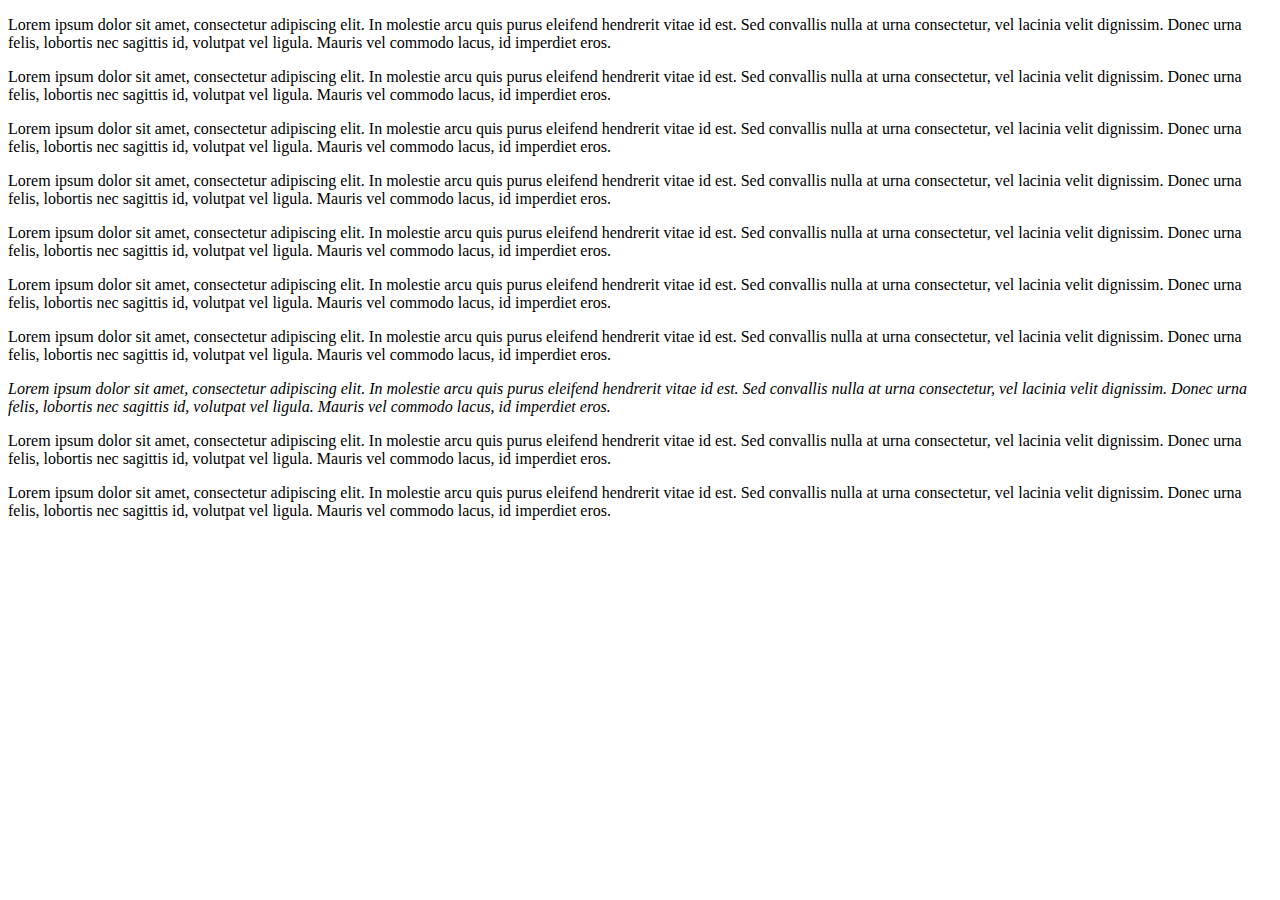
<file: Trabajo final/assets/javascript/jquery_prac.html>
<!doctype html>
<html lang= "es">
<head>
<meta charset= "utf-8">
<title>libros</title>
</head>
<body>
	<p id="primero">Lorem ipsum dolor sit amet, consectetur adipiscing elit. In molestie arcu quis purus eleifend hendrerit vitae id est. Sed convallis nulla at urna consectetur, vel lacinia velit dignissim. Donec urna felis, lobortis nec sagittis id, volutpat vel ligula. Mauris vel commodo lacus, id imperdiet eros.</p>
	<p class="segundo">Lorem ipsum dolor sit amet, consectetur adipiscing elit. In molestie arcu quis purus eleifend hendrerit vitae id est. Sed convallis nulla at urna consectetur, vel lacinia velit dignissim. Donec urna felis, lobortis nec sagittis id, volutpat vel ligula. Mauris vel commodo lacus, id imperdiet eros.</p>
	<p class="segundo">Lorem ipsum dolor sit amet, consectetur adipiscing elit. In molestie arcu quis purus eleifend hendrerit vitae id est. Sed convallis nulla at urna consectetur, vel lacinia velit dignissim. Donec urna felis, lobortis nec sagittis id, volutpat vel ligula. Mauris vel commodo lacus, id imperdiet eros.</p>
	<p class="segundo">Lorem ipsum dolor sit amet, consectetur adipiscing elit. In molestie arcu quis purus eleifend hendrerit vitae id est. Sed convallis nulla at urna consectetur, vel lacinia velit dignissim. Donec urna felis, lobortis nec sagittis id, volutpat vel ligula. Mauris vel commodo lacus, id imperdiet eros.</p>
	<p>Lorem ipsum dolor sit amet, consectetur adipiscing elit. In molestie arcu quis purus eleifend hendrerit vitae id est. Sed convallis nulla at urna consectetur, vel lacinia velit dignissim. Donec urna felis, lobortis nec sagittis id, volutpat vel ligula. Mauris vel commodo lacus, id imperdiet eros.</p>
	<p>Lorem ipsum dolor sit amet, consectetur adipiscing elit. In molestie arcu quis purus eleifend hendrerit vitae id est. Sed convallis nulla at urna consectetur, vel lacinia velit dignissim. Donec urna felis, lobortis nec sagittis id, volutpat vel ligula. Mauris vel commodo lacus, id imperdiet eros.</p>
	<p class="segundo">Lorem ipsum dolor sit amet, consectetur adipiscing elit. In molestie arcu quis purus eleifend hendrerit vitae id est. Sed convallis nulla at urna consectetur, vel lacinia velit dignissim. Donec urna felis, lobortis nec sagittis id, volutpat vel ligula. Mauris vel commodo lacus, id imperdiet eros.</p>
	<em><p>Lorem ipsum dolor sit amet, consectetur adipiscing elit. In molestie arcu quis purus eleifend hendrerit vitae id est. Sed convallis nulla at urna consectetur, vel lacinia velit dignissim. Donec urna felis, lobortis nec sagittis id, volutpat vel ligula. Mauris vel commodo lacus, id imperdiet eros.</p></em>
	<p class="tercero">Lorem ipsum dolor sit amet, consectetur adipiscing elit. In molestie arcu quis purus eleifend hendrerit vitae id est. Sed convallis nulla at urna consectetur, vel lacinia velit dignissim. Donec urna felis, lobortis nec sagittis id, volutpat vel ligula. Mauris vel commodo lacus, id imperdiet eros.</p>
	<p class="tercero">Lorem ipsum dolor sit amet, consectetur adipiscing elit. In molestie arcu quis purus eleifend hendrerit vitae id est. Sed convallis nulla at urna consectetur, vel lacinia velit dignissim. Donec urna felis, lobortis nec sagittis id, volutpat vel ligula. Mauris vel commodo lacus, id imperdiet eros.</p>

<script type="text/javascript"> 

	var dos= document.getElementById("primero");
	console.info(dos);

	var tres= document.getElementsByTagName("em");
	console.info(tres);

	var cuatro=document.getElementsByTagName("p");

	for(i=0; i<cuatro.lenght; i++){
		var e=cuatro.item(i);
		cuatro.style.color="blue";

		if(e.getAttribute("id")== "un_id"){
			continue; 
		}
	}

	console.info(cuatro);

	var cinco= document.getElementsByClassName("segundo");
	console.info(cinco);

	var seis= document.getElementsByClassName("cuatro");
	console.info(seis);

</script>

</body>
</html>
</file>
<file: Trabajo final/assets/css/design.css>
*{
	padding: 0;
    margin: 0;
	font-size: 100%;
	vertical-align: baseline;
}
/* HTML5 display-role reset for older browsers */
article, aside, details, figcaption, figure,
footer, header, hgroup, menu, nav, section {
	display: block;
}
body {
	line-height: 1;
}
ol, ul {
	list-style: none;
}
blockquote, q {
	quotes: none;
}
blockquote:before, blockquote:after,
q:before, q:after {
	content: '';
	content: none;
}
table {
	border-collapse: collapse;
	border-spacing: 0;
}


/*aca empieza*/
/*-------------------------------------------INDEX---------------------------------------------------*/
html{  
    scroll-behavior: smooth;
}
/*-----------------------------------------HEADER INDEX--------------------------------------------*/
header{
    width: 100%;
    position: absolute;
    z-index: 2;
}

#all{
    width: 90%;
    display: inline-flex;
    position: relative;
    margin: 0 5%;
}

header h1{
    margin: 0;
}

header img{
    width: 30%;
}

header nav {
    display: inline-flex;
    position: absolute;
    right: 0;
    bottom: 27%;
}

.designLista{
    margin-left: 34px;
    padding: 6px;
    background-color: none;
    transition: background-color .5s;
}

header li:hover{
    background-color:#dedcc2;
}

#all ul{
    display: inline-flex;
    padding: 0;
    margin: 0;
}

.designHeader {
    text-decoration: none;
    color: grey;
    font-family: Roboto; 
    font-size: 25px;
}

/*---------------------------------------CIERRE MENU DE NAVEGACION-----------------------------------*/
/*-------------------------------------------CIERRE HEADER----------------------------------------*/
/*-------------------------------------------SLIDER---------------------------------------------------*/
#slider{
	width: 100%; 
	height: auto;
    overflow: hidden;
    position: relative;
    z-index: 1;
}

#slider figure{
    width: 100%;
    margin: 0;
    overflow: hidden;
}
#slider figure img{
    max-width: 100%;
}

#slider figcaption{
        font-size: 90px;
        font-family: Roboto;
        text-transform: uppercase;
        letter-spacing: 4px;
        overflow: hidden;
        background: linear-gradient(90deg, #000, #fff, #000);
        background-repeat: no-repeat;
        background-size: 80%;
        animation: animate 8s linear infinite;
        -webkit-background-clip: text;
        -webkit-text-fill-color: rgba(255, 255, 255, 0);
        position: absolute;
        bottom: 41%;
        left: 10%;
      }
      
      @keyframes animate {
        0% {
          background-position: -500%;
        }
        100% {
          background-position: 500%;
        }
      }

#fotos{
    max-width: 100%;
    height: auto;
}
 
.fa-chevron-left{
    left: 0;
}

#slider .fas{
    font-weight: 900;
    position: absolute;
    top: 50%;
    font-size: 5.5em;
    right: 0;
    color: darkgray;
}
/*-------------------------------------------CIERRE SLIDER---------------------------------------*/
/*-----------------------------------------CARROUSEL EQUIPO------------------------------------*/
#carrousel{
    width: 100%;
    display: inline-flex;
    padding-bottom: 10%;
    overflow: hidden;
    position: relative;
    padding-bottom: 10%;
}

#carrousel figure{
    width: 45%;
    margin: 0 auto;
    position: relative;
}

#carrousel figcaption{
    position: absolute;
    width: 89%;
    height: 96%;
    top: 3%;
    text-align: center;
    border-style: 5px;
    border-color: #dfefef;
    border-style: solid;
    border-bottom: none;
    left: 5%;
}

#carrousel a{
    position: absolute;
    top: 91%;
    left: 50%;
    transform: translate(-50%,-50%);
}

.botones{
    padding: 2%;
    font-family: Roboto;
    font-size: 30px;
    transition: 0.9s;
    background-color: #986a73;
    color: white;
    text-decoration: none;

}

.botones:hover{
    background-color: #5a2424;
}

#carrousel img{
    max-width: 100%;
    z-index: 1;
}

#carrousel h1{
    font-size: 40px;
    font-family: Roboto;
}

#carrousel h2{
    font-size: 40px;
    font-family: Roboto;
    font-weight: 100;
    color: lightcoral;
}

#pasa{
    align-self: center;
    position: absolute;
    right: 0;
}

#volve{
    align-self: center;
    position: absolute;
}
/*-------------------------------------------CIERRE CARROUSEL------------------------------------------*/
/*-------------------------------------------ART.MIO-------------------------------------------------*/
#yo{
    width: 100%;
    overflow: hidden;
    padding-bottom: 10%;
    padding-top: 10%;
    background-color: #f8f9f9;
    position: relative;
}
.cont_yo{
	width: 80%;
    margin: 0 auto;
    background-color: #f8f9f9
}
.titulos{
    display: inline-block;
    border-left: solid cadetblue 2px;
    font-size: 2.5em;
    font-family: 'Noto Serif TC', serif;
    padding-left: 10px;
}

.parrafos{
    width: 50%;
    font-family: Roboto;
    font-size: 1.5em;
    float: right;
    line-height: 30px;
}

.cont_yo a{
    position: absolute;
    bottom: 5%;
    left: 45%;
}
/*-------------------------------------------CIERRE ART.MI--------------------------------------------*/
/*----------------------------------------PORTFOLIO IMG----------------------------------------------*/
.trabajo{
    width: 80%;
    height: auto;
    margin: 0 auto;
    padding-bottom: 10%;
    overflow: hidden;
    padding-top: 10%;
}

#portfoliouno{
    width: 100%;
    display: inline-flex;
    flex-wrap: wrap;
    overflow: hidden;
}

#portfoliouno figure{
    width: 50%;
    position: relative;
    margin: 0;
}

#portfoliouno figure img{
    max-width: 100%;
}

#portfoliouno figcaption{
    position: absolute;
    top: 0px;
    height: 82%;
    font-family: Roboto;
    width: 100%;
    font-size: 30px;
    height: 100%;
}

#fondo{
    width: 80%;
    height: 80%;
    background-color: #f5f5f57a;
    overflow: hidden;
    margin: 0 auto;
    margin-top: 14%;
}

.transparente {
  opacity: 0.2;
}

.houdini{
    display: none;
}

#portfoliouno figcaption p{
    font-size: 18px;
    text-align: justify;
    line-height: 29px;
    width: 60%;
    position: absolute;
    top: 25%;
    left: 20%;
}

#portfoliouno a{
    text-decoration: none;
    color: #00000036;
    background-color: #69696991;
    border-top: 10%;
    position: absolute;
    left: 40%;
    bottom: 35%;
    padding: 2%;
}

#portfoliouno a:hover{
    color: whitesmoke;
}

#portfoliouno figure:hover figcaption{
    display: block !important; 
    background: rgba(0,0,0,0.2);
}

/*-------------------------------------------CIERRE PORTFOLIO IMG--------------------------------------*/
/*-------------------------------------------ART. SERVICIOS-------------------------------------------*/
#servicios{
    width: 100%;
    height: auto;
    padding-bottom: 10%;
    overflow: hidden;
    background-color: #f8f9f9;
    padding-top: 10%;
}

.cont_servicios{
    width: 80%;
    overflow: hidden;
    margin: 0 auto;
}

#part1 img{
	display: inline-block;
    float: right;
    width: 66%;
}

#part2 img{
	display: inline-block;
    width: 34%;
}

#part2 p{
    width: 65%;
    font-family: Roboto;
    font-size: 1.2em;
    float: right;
    line-height: 28px;
}
/*--------------------------------------CIERRE ART. SERVICIOS------------------------------------------*/
/*-------------------------------------------SECCION VIDEO--------------------------------------------*/
#video{
    width: 100%;
    height: 100%;
    overflow: hidden;
    padding-bottom: 10%;
    padding-top: 10%;
}

.innuendo{
    width: 80%;
    margin: 0 auto;
}

.innuendo iframe{
    width: 70%;
    height: 500px;
    float: right;
}
/*-------------------------------------------CIERRE SECCION VIDEO---------------------------------------*/
/*----------------------------------------SECCION MAPA----------------------------------------------*/
#mapa{
    width: 100%;
    background-color: whitesmoke;
    overflow: hidden;
    padding-top: 10%;
    padding-bottom: 10%;
}

#mapa iframe{
    width: 70%;
    vertical-align: top;
    float: right;
}

.seccionmapa{
    width: 80%;
    margin: 0 auto;
}

/*-------------------------------------------CIERRE SECCION MAPA-----------------------------------*/
/*-------------------------------------------SECCION FORMULARIO---------------------------------------*/
#contacto{
    width: 80%;
    height: auto;
    margin: 0 auto;
    padding-bottom: 10%;
    overflow: hidden;
    padding-top: 10%;
}

.tituloform{
    font-size: xx-large;
    font-family: Roboto;
}

.formulario{
    width: 45%;
    margin: 0 auto;
}

.formulario p{
    margin: 10% 0;
}

.caja{
    width: 93%;
    height: 40px;
    font-size: 14px;
    border-width: 2px;
    border-style: solid;
}

#comentarios{
    width: 93%;
    height: 150px;
    border-width: 3px;
    border-style: solid black;
    border-width: 2px;
}

.ge{
    font-family: Roboto;
}

.punto{
    margin: 1%;
    border-style: solid;
}

#contacto button{
    text-decoration: none;
    font-family: Roboto;
    font-size: 30px;
}

#contacto button a{
    text-decoration: none;
}

input:focus{
    background-color:#FFC107;
}

.titleform{
    text-align: center;
    font-size: 2.5em;
    font-family: Roboto;
    padding-bottom: 10%;
}
/*----------------------------------------CIERRE SECCION FORMULARIO-----------------------------------*/
/*-------------------------------------------CIERRE MAIN----------------------------------------------*/
/*-------------------------------------------FOOTER---------------------------------------------------*/
footer{
    width: 100%;
    height: 100%;
    background-color: whitesmoke;
}

 footer .ultimo{
    width: 80%;
    display: flex;
    flex-wrap: wrap;
    margin: 0 auto;
}

.titleFooter{
    font-family: Roboto;
    font-size: 30px;
}

#lifestyle{
    width: 30%;
    padding-top: 1.5%;
}

#lifestyle p{
    font-family: assistant;
    line-height: 26px;
    font-size: 18px;
    color: #737272;
}

#navegacion{
    width: 20%;
    margin: 0 auto;
    padding-top: 1.5%;
}

#navegacion ul{
    padding: 0;
}

#navegacion a{
    font-family: assistant;
    line-height: 32px;
    font-size: 24px;
    text-decoration: none;
    color: #5a5353d6;
}

#navegacion a:hover{
    color: #5a2424;
}

#loremIpsun ul{
    display: flex;
    flex-wrap: wrap;
    padding: 0;
}

#loremIpsun li{
    margin: 0 auto;
    font-family: assistant;
    font-size: 16px;
    color: #737272;
    margin-left: 2%;
}

#loremIpsun{
    width: 22%;
    padding-top: 1.5%;
}

#change{
    position: relative;
    left: 9%;
    border: none;
    font-size: 25px;
    color: #828282;
}

.cambio{/*boton don't touch me*/
    background-color: #e8ebef; 
}
/*-------------------------------------------CIERRE FOOTER---------------------------------------------*/

/*-------------------------------------------CSS EQUIPO------------------------------------------------*/
/*-------------------------------------------HEADER EQUIPO-------------------------------------------*/
/*.feo{
    position: initial; /*decirle al elemento como sea antes del cambio que tuve antes*/

/*#all li{
   border-color:white;
}*/

/*-----------------------------------------CIERRE HEADER EQUIPO--------------------------------------*/
/*----------------------------------------SECCION TITULO EQUIPO-----------------------------------------*/
#intro{
    width: 100%;
    height: auto;
}

.titulo{
    font-family: assistant;
    text-align: center;
    font-size: 80px;
    color: lightblue;
    padding-bottom: 6%;
    padding-top: 10%;
}
/*-------------------------------------------CIERRE TITULO EQUIPO---------------------------------------*/
/*-------------------------------------------PRIMERA SECCION--------------------------------------------*/
#primera{
    width: 100%;
    height: 296px;
    overflow: hidden;
}

#primera figure{
    width: 100%;
    display: inline-flex;
    margin: 0;
    position: relative;
    overflow: hidden;
}

#primera img{
    max-width: 50%;
}

#primera figcaption{
    width: 50%;
    background-color: lightblue;
}

#primera figcaption p{
    width: 70%;
    margin: 0 auto;
    border-bottom: solid 1px;
    padding-bottom: 7%;
    padding-top: 7%;
    font-family: Roboto;
    font-size: 26px;
    font-weight: 100;
    text-align: center;
}

#primera figcaption i{
    position: absolute;
    left: 75%;
    bottom: 12%;
}
/*----------------------------------------CIERRE PRIMERA SECCION--------------------------------------*/
/*-------------------------------------------SECCION EQUIPO---------------------------------------------*/
#segunda{
    width: 100%;
    height: auto;
    overflow: hidden;
    padding-bottom: 5%;
}
/*-------------------------------------------PRIMERA FILA------------------------------------------*/
.general{
    width: 100%;
    height: auto;
    display: inline-flex;
    overflow: hidden;
    position: relative;
}

.editfigure{
    margin: 0 auto;
    width: 50%;
    position: relative;
}

#ladouno img{
    max-width: 50%;
}
.informacion{
    width: 40%;
    text-align: center;
    position: absolute;
    top: 17%;
    left: 56%;
    font-family: assistant;
}

.editparrafo{
    border-bottom: solid 1px;
    padding-bottom: 9%;
    line-height: 20px;
}

.edittitulo{
    font-size: 35px;
}

.overlay {
    position: absolute;
    top: 0;
    bottom: 0;
    left: 0;
    background-color: #5d323270;
    overflow: hidden;
    width: 0;
    height: auto;
    transition: 0.8s ease;
}

.overlay p{
    font-family: Roboto; 
    font-size: 50px;
    font-weight: 100;
    color: white; 
    position: absolute;
    left: 10%;
    top: 25%;
}

#ladouno figure:hover .overlay{
  width: 50%;
}
/*---------------------------------------CIERRE PRIMERA FILA-------------------------------------------*/
/*-------------------------------------------SEGUNDA FILA----------------------------------------------*/
#ladodos figure{
    margin: 0 auto;
    width: 50%;
    position: relative;
}

#ladodos img{
    max-width: 50%;
    position: relative;
    left: 50%;
}

#ladodos figure:hover .overlayuno{
    width: 50%;
    z-index: 1; 
}

.overlayuno{
    position: absolute;
    top: 0;
    bottom: 0;
    right: 0;
    background-color: #008cba70;
    overflow: hidden;
    width: 0%;
    height: auto;
    transition: 0.8s ease;
}

.overlayuno p{
    font-family: Roboto; 
    font-size: 35px;
    font-weight: 100;
    color: white; 
    position: absolute;
    left: 10%;
    top: 25%;
}

#ladodos figcaption{
    width: 40%;
    text-align: center;
    position: absolute;
    top: 17%;
    left: 6%;
    font-family: assistant;
}
#ladodos figcaption p{
    border-bottom: solid 1px;
    padding-bottom: 9%;
    line-height: 20px;
}
/*-----------------------------------------CIERRE SEGUNDA FILA------------------------------------------*/
/*-------------------------------------------TERCERA FILA--------------------------------------------*/
#ladotres img{
    max-width: 50%;
    position: relative;
}


#ladotres img{
    max-width: 50%;
}

#ladotres figure:hover .overlay{
    width: 50%;
    z-index: 1; 
}
/*-----------------------------------CIERRE TERCERA FILA--------------------------------------------*/
/*---------------------------------------CIERRE SECCION EQUIPO-----------------------------------------*/

/*-------------------------------------------CSS PORTFOLIO---------------------------------------------*/
/*----------------------------------------SECCION INTRODUCCION----------------------------------------*/
#introduccion{
    width: 100%;
    height: auto;
    padding-bottom: 5%;
    padding-top: 10%;
}

#introduccion h1{
    font-size: 80px;
    font-family: assistant;
    padding-bottom: 5%;
    text-align: center;
    color: #cfe8ff;
}

#introduccion h2{
    font-size: 48px;
    font-family: assistant;
    text-align: center;
}
/*-------------------------------------CIERRE SECCION INTRODUCCION--------------------------------------*/
/*---------------------------------------SECCION PORTFOLIO---------------------------------------------*/
.black{
    width: 100%;
    height: 100%;
    background-color: rgba(0, 0, 0, 0.9);
    position: fixed;
    top: 0;
    left: 0;
    z-index: 99;
}

.black img{
    width: 60%;
}

.ocultese{
    display: none;
}

#botonx{
    float: right;
    border-width: 0;
    font-size: 100px;
    background-color: transparent;
    color: #ffffff99;
    font-weight: regular;
    padding: 3%;
}

#recuadrocont{
    width: 50%;
    overflow: hidden;
    height: 100%;
    margin: 0 auto;
    display: flex;
    align-items: center;
    justify-content: center;
    flex-wrap: wrap;
}

#recuadrocont div{
    width: 36%;
    padding-left: 2%;
}

#titulo{
    font-size: 50px;
    font-family: Roboto;
    color: #ffffffa1
}

#subtitulo{
    font-size: 40px;
    font-family: roboto;
    font-weight: 100;
    color: #ffffffa1;
}

#parrafo{
    font-size: 22px;
    font-family: roboto;
    color: #f5f5f5;
    line-height: 35px;
}

#portfolio{
    width: 100%;
    margin: 0 auto;
    display: inline-flex;
    flex-wrap: wrap;
    padding-bottom: 3%;
}

#portfolio figure{
    width: 30%;
    margin: 0 auto;
    position: relative;
    transition: 1.5s;
    margin-bottom: 3%;
}

#portfolio figure:hover{
    transform: scale(1.1);
    z-index: 1;
}

#portfolio img{
    max-width: 100%;
}

#portfolio figcaption{
    position: absolute;
    width: 88%;
    height: 90%;
    top: 4%;
    border-style: solid #dfefef ;
    left: 5%;
    background-color: #f5f5f53b;
}

#portfolio figcaption h1{
    position: absolute;
    font-family: roboto;
    font-weight: 100;
    font-size: 58px;
    color: #ffffff;
    top: 80%;
}
/*-------------------------------------CIERRE SECCION PORTFOLIO-----------------------------------------*/

/*---------------------------------------CSS CURRICULUM VITAE--------------------------------------------*/
/*----------------------------------------SECCION CONJUNTO----------------------------------------------*/
#conjunto{
    display: inline-flex;
    flex-wrap: wrap;
    padding-bottom: 10%;
    padding-top: 10%;
  }

#conjunto a{ /*DOWNLOAD CV*/
    margin: 0 auto;
    text-decoration: none;
    font-family: Adam;
    font-size: 40px;
    color: #a59f9f;
    background-color: #ffe1ba;
}
/*-------------------------------------------SECCION ASIDE---------------------------------------------*/
aside{ /*DEBERIA SER UN DIV PORQUE NO ES CONTENIDO SECUNDARIO*/
    width: 30%;
    background-color: #eaeaea;
}

#unica{
    width: 48%;
    border-radius: 100px;
    margin: 0 auto;
    display: block;
    margin-top: 8%;
}

.contendor_aside{
    margin: 0 auto;
    width: 70%;
    padding-bottom: 5%;
    padding-top: 10%;
}

.tituloscv{
    border-bottom: black;
    border-bottom-style: solid;
    font-family: roboto;
    font-size: 25px;
}

#contact p{
    font-family: roboto; 
    font-size: 22px;
    margin: 5% 0;
}

#profile p{
    text-align: justify;
    font-family: roboto;
    line-height: 22px;
    font-size: 18px;
    margin: 5% 0;
}
/*SELECTOR AVANZADO*/
#skills p::before{
    font-family: "Font Awesome 5 Free";
    content: "\f111";
}
/*SELECTOR AVANZADO*/

#skills p{
    font-family: roboto;
    font-size: 22px;
    margin: 5% 0;
}
/*---------------------------------------CIERRE SECCION ASIDE-----------------------------------------*/
/*----------------------------------------SECCION DERECHA--------------------------------------------*/
#der{
    width: 70%;
}
#nombre{
    margin-top: 7%;
    padding-bottom: 8%;
    text-align: center;
}

#nombre h1{
    font-size: 70px;
    margin: 0;
    font-family: Adam;
    margin-left: 4%;
}

#nombre h2{
    margin: 0;
    font-family: Adam;
    font-size: 20px;
}

.contenedoresaside{
    width: 90%;
}

.subtitulos{
    font-weight: bold;
    margin-left: 2%;
    font-family: assistant;
    font-size: 25px;
    margin: 2%;
}

.subtitulosh3{
    margin-left: 2%;
    font-family: assistant;
    font-size: 20px;
    margin: 2%;
}

.parrafocv{
    margin-left: 10%;
    padding-bottom: 5%;
    font-family: roboto;
    font-size: 18px;
}
/*SELECTOR AVANZADO*/
#der> section{
    padding-top: 6%;
    margin-left: 2%;
}
/*SELECTOR AVANZADO*/

#menubarra{
    display: none;
}

#menubarra i{
    display: none;
}
/*-------------------------------------------CIERRE SECCION DERECHA--------------------------------------*/
/*-------------------------------------------CIERRE CONJUNTO-------------------------------------------*/

/*-------------------------------------------MEDIA QUERIES----------------------------------------------*/
/*------------------------------------INDEX MEDIA QUERIE 1235------------------------------------------*/
@media only screen and (max-width: 1235px) {
    #portfoliouno a{
        bottom: 14%;
    }
 }
/*-------------------------------------------EQUIPO-------------------------------------------------*/

/*-------------------------------------CIERRE INDEX MEDIA QUERIE 1235----------------------------------*/
/*----------------------------------------MEDIA QUERIE INDEX 1024--------------------------------------*/
@media only screen and (max-width: 1024px) {
    #menubarra i{
        display: none;
    }

    #menubarra{
        display: none;
    }

    .parrafos{
        width: 56%;
        font-size: 1em;
    }

    #part2 p{
        font-size: 15px;
        line-height: 22px;
    }

    #change{
        top: 23%;
        left: 41%;
    }

    #carrousel{
        padding-bottom: 10%;
    }

    #carrousel figure{
        width: 50%;
    }

    #contenedor3{
        display: none;
    }

    #carrousel a{
        top: 94%;
    }

    #slider figcaption{
        font-size: 70px;
        text-align: right;
        right: 9%;
        bottom: 17%;
    }
    #loremIpsun{
        font-size: 17px;
    }

    footer .titulo{
        font-size: 25px;
    }
/*--------------------------------------CIERRE INDEX MEDIA QUERIE 1024----------------------------------*/
/*-------------------------------------EQUIPO MEDIA QUERIE 1024-----------------------------------------*/
    #primera figcaption p{
        font-size: 22px;
        border-bottom: none;
    }

    #primera figcaption i{
        display: none;
    }

    .informacion{
        width: 40%;
        top: 15%;
        left: 55%;
    }
    .editparrafo{
        border-bottom: none;
    }

    #ladodos figcaption{
        width: 40%;
        top: 12%;
        left: 5%;
    }
    #ladodos figcaption p{
        border-bottom: none;
    }
    .overlayuno p{
        font-size: 32px;
    }
    .overlay p{
        font-size: 32px;
    }
/*----------------------------------CIERRE EQUIPO MEDIA QUERIE 1024------------------------------------*/
/*---------------------------------CURRICULUM MEDIA QUERIE 1024----------------------------------------*/

/*--------------------------------------CIERRE CURRICULUM MEDIA QUERIE 1024-----------------------------*/
/*-----------------------------------------PORTFOLIO MEDIA QUERIE 1024----------------------------------*/
    #recuadrocont{
        width: 80%;
    }
    .black img{
        width: 45%;
    }
}
/*-----------------------CIERRE PORTFOLIO MEDIA QUERIE 1024--------------------------------------------*/
/*-------------------------------CIERRE MEDIA QUERIE 1024----------------------------------------------*/
/*-----------------------------------------MEDIA QUERIE 900--------------------------------------------*/
@media only screen and (max-width: 900px){ 
    #all{
        display: none;
    }

    #menubarra{
        display: initial;
    }
    #menubarra i{
        display: initial;
        font-size: 60px;
        position: fixed;
        z-index: 2;
        top: 0;
        left: 0;
    }
    #menubarra nav{
        position: fixed;
        width: 100%;
        height: 100%;
        background-color: #000000f5;
        top: 0;
        transition: 1s;
        left: 0;
        transform: translate(-100%,0);
        z-index: 1;
    }
    #menubarra ul{
        position: absolute;
        top: 50%;
        left: 50%;
        transform: translate(-50%,-50%);
        z-index: 1;
        transition: 1s;
        border-style: dashed;
        border-color: #ffff0080;
    }
    #cambie li{
        padding: 30px;
    }
    #menubarra a{
        text-decoration: none;
        color: white;
        font-family: Roboto;
        font-size: 32px;
    }
    .parrafos{
        width: 64%;
        font-size: 1em;
    }
    .titulos{
        font-size: 1.9em;
    }
    #portfoliouno figcaption p{
        font-size: 15px;
        line-height: 22px;
    }
    #portfoliouno a{
        left: 33%;
        bottom: 22%;
    }
    #slider figcaption{
        font-size: 60px;
    }
    .formulario{
        width: 60%;
    }
    #lifestyle{
        width: 40%;
    }
    #lifestyle p{
        line-height: 22px;
        font-size: 15px;
    }
    .titleFooter{
        font-size: 25px;
    }
    #loremIpsun{
        display: none;
    }
    #navegacion{
        width: 50%;
    }
    #navegacion ul{
        display: inline-flex;
    }
    #navegacion li{
        padding-left: 2%;
    }
/*-------------------------------------------EQUIPO------------------------------------------*/
    .editparrafo{
        line-height: 17px;
        font-size: 13px;
    }
    #ladodos figcaption p{
        line-height: 17px;
        font-size: 13px;
    }
/*---------------------------------------------PORTFOLIO------------------------------------------------*/
    #recuadrocont{
        width: 75%;
    }
    .black img{
        width: 50%;
    }
    #parrafo{
        font-size: 20px;
    }
/*---------------------------------------------CV------------------------------------------------*/
    #contact p{
        font-size: 15px;
    }
    #profile p{
        font-size: 15px;
    }
    .parrafocv{
        line-height: 24px;
    }
    #professional p{
        line-height: 24px;
    }
    #nombre{
        width: 100%;
        text-align: center;
    }
    #nombre h1{
        margin-left: 0;
        font-size: 55px;
    }
}
/*---------------------------------------CIERRE MEDIA QUERIE 900---------------------------------------*/
/*------------------------------------------MEDIA QUERIE 768-------------------------------------------*/
/*----------------------------------INDEX MEDIA QUERIE 768---------------------------------------------*/
@media only screen and (max-width: 768px) {
    #slider figcaption{
        font-size: 50px;
    }
    .titulos{
        font-size: 1.3em;
    }
    .parrafos{
        font-size: 0.8em;
        line-height: 19px;
    }
    .botones{
        font-size: 17px;
    }
    #portfoliouno figcaption p{
        font-size: 12px;
        line-height: 16px;
    }
    #portfoliouno a{
        font-size: 28px;
    }
    #part1{
        display: none;
    }
    #video{
        display: none;
    }
    #lifestyle{
        display: none;
    }
    #navegacion a{
        font-size: 20px;
    }
    #mapa{
        padding-top: 10%;
    }
    #change{
        display: none;
    }
    .titleFooter{
        text-align: center;
    }
/*-------------------------------------CIERRE INDEX MEDIA QUERIE 768-----------------------------------*/
/*-----------------------------------------EQUIPO MEDIA QUERIE 768------------------------------------*/
    .general{
        flex-wrap: wrap;
    }    
    #primera{
        width: 100%;
        height: 185px;
    }
    #primera img{
        display: none;
    }
    #primera i{
        display: none;
    }
    #primera figcaption{
        width: 100%;
        height: 185px;
    }
    .editfigure{
        width: 100%;
    }
    .editparrafo{
        line-height: 24px;
        font-size: 20px;    
    }
    #ladodos figure{
        width: 100%;
    }
    #ladodos figcaption p{
        line-height: 24px;
        font-size: 20px;   
    }
    .overlay p{
        font-size: 37px;
    }
/*---------------------------------------CIERRE EQUIPO MEDIA QUERIE-----------------------------------*/
/*----------------------------------------------CURRICULUM----------------------------------*/
   #contact p{
        font-size: 12px;
    }
    #profile p{
        font-size: 13px;
    }
    .parrafocv{
        font-size: 14px;
    }
/*---------------------------------------PORTFOLIO MEDIA QUERIE 768------------------------------------*/
    #portfolio figcaption h1{
        font-size: 42px;
    }
}
/*---------------------------------------CIERRE MEDIA QUERIE 768--------------------------------------*/
/*------------------------------------------- MEDIA QUERIE 590-----------------------------------------*/
@media only screen and (max-width: 590px){
        #part2 img{
            width: 63%;
        }
        #part2 p{
            font-size: 18px;
            line-height: 23px;
            padding-left: 0px;
        }
        .cont_yo a{
            bottom: 23%;
            left: 14%;
        }
        .botones{
            font-size: 25px;
        }
        #mapa{
            display: none;
        }
        #portfoliouno figure{
            width: 100%;
        }
        #portfoliouno figcaption p{
            font-size: 16px;
            line-height: 29px;
        }
        #portfoliouno a {
            font-size: 36px;
        }
        #carrousel a{
            font-size: 26px;
            top: 87%;
            z-index: 1;
        }
        #carrousel figure{
            width: 100%;
        }
        #contenedor2{
            display: none;
        }
        #fig3{
            display: none;
        }
        #fig4{
            display: none;
        }
        #part2 img{
            width: 100%;
        }
        #part2 p{
            width: 100%;
            font-size: 18px;
            line-height: 23px;
            padding-top: 2%;
        }
          #slider figcaption{
            font-size: 32px;
        }
        .formulario{
            width: 88%;
        }
        #slider .fas{
            font-size: 2.5em;
        }
/*-------------------------------------------EQUIPO-----------------------------------------*/
        .editparrafo{
            font-size: 16px;
        }
        .general i{
            display: none;
        }
        #ladodos figcaption p{
            font-size: 16px;
        }
/*----------------------------------------CURRICULUM----------------------------------------------*/
        aside{
            width: 100%;
        }
        #der{
            width: 100%;
        }
        #conjunto{
            padding-top: 0;
        }
        #contact p{
            font-size: 30px;
        }
        .tituloscv{
            font-size: 37px;
        }
        #profile p{
            font-size: 20px;
        }
        .parrafocv{
            font-size: 18px;
        }

/*-----------------------------------------------PORTFOLIO---------------------------------------------*/
    #portfolio figure{
        width: 45%;
    }
    #recuadrocont{
        width: 87%;
    }
    #recuadrocont div{
        position: absolute;
        background-color: #00000096;
        padding: 4%;
    }
    .black img{
        width: 70%;
    }
    #botonx{
        font-size: 64px;
        padding: 1%;
    }
    #parrafo{
        line-height: 28px;
        font-size: 18px;
    }
}
/*-------------------------------------------CIERRE MEDIA QUERIE 590----------------------------------*/
/*-------------------------------------------MEDIA QUERIE 480------------------------------------------*/
@media only screen and (max-width: 480px) { 
        #yo{
            display: none;
        }
        #slider figcaption{
            font-size: 30px;
        }

        #back{
            width: 8%;
        }
        #next{
            width: 8%;
        }
        #portfoliouno figcaption p{
            font-size: 14px;
            line-height: 21px;
        }
        #navegacion{
            width: 68%;
        }
        #primera{
            display: none;
        }
        .edittitulo{
            font-size: 25px;
        }
        .editparrafo{
            font-size: 13px;
        }
        #ladodos figcaption p{
            font-size: 13px;
        }
        .titulo{
            font-size: 85px;
        }
        #portfolio figure{
            width: 80%;
        }
        #portfolio figcaption h1{
            font-size: 60px;
        }
        #botonx{
            font-size: 65px;
        }
        #introduccion h1{
            font-size: 50px;
        }
        #introduccion h2{
            font-size: 35px;
        }
        .black img{
            width: 85%;
        }
}
/*------------------------------------CIERRE MEDIA QUERIE 480-----------------------------------------*/
/*----------------------------------------MEDIA QUERIE 375--------------------------------------------*/
@media only screen and (max-width: 375px) {
    #slider figcaption{
        font-size: 26px;
    }
    #carrousel{
        padding-bottom: 19%;
    }
    #carrousel a{
        font-size: 40px;
    }
    #navegacion{
        width: 95%;
    }
    #portfoliouno a{
        bottom: 16%;
    }
    .edit_flecha{
        width: 15%;
    }
/*----------------------------------CIERRE INDEX MEDIA QUERIE 375--------------------------------------*/
/*-------------------------------------MEDIA QUERIE EQUIPO 375----------------------------------------*/
    .titulo{
        font-size:50px;
    }
    .editparrafo{
        font-size: 12px;
        line-height: 15px;
    }
    #ladodos figcaption p{
        font-size: 12px;
        line-height: 15px;
    }
/*-------------------------------------CIERRE MEDIA QUERIE EQUIPO 375-----------------------------------*/
/*----------------------------------------CURRICULUM MEDIA QUERIE 375-----------------------------------*/
   #contact p{
        font-size: 20px;
    }

    #profile p{
        font-size: 20px;
    }
/*--------------------------------------CIERRE CURRICULUM MEDIA QUERIE-------------------------------*/
/*----------------------------------------PORTFOLIO MEDIA QUERIE 375-----------------------------------*/
    #recuadrocont div{
        width: 50%;
    }
    #recuadrocont{
        width: 85%;
    }
    #botonx{
        position: absolute;
        right: 0;
    }
    .black img{
        width: 100%;
    }
}
/*-----------------------------------CIERRE PORTFOLIO MEDIA QUERIE 375--------------------------------*/
/*-------------------------------------------CIERRE MEDIA QUERIE 375---------------------------------*/
</file>
<file: Trabajo final/assets/css/designexito.css>
*{
    padding: 0;
    margin: 0;
	font-size: 100%;
	vertical-align: baseline;
}
/* HTML5 display-role reset for older browsers */
article, aside, details, figcaption, figure,
footer, header, hgroup, menu, nav, section {
	display: block;
}
body {
	line-height: 1;
}
ol, ul {
	list-style: none;
}
blockquote, q {
	quotes: none;
}
blockquote:before, blockquote:after,
q:before, q:after {
	content: '';
	content: none;
}
table {
	border-collapse: collapse;
	border-spacing: 0;
} 




/*.exito{
    background-color: #ff00003b;
    width: 100%;
    display: inline-flex;
}

.exito a{
    font-size: 50px;
    font-family: Adam;
    margin: 3%;
    margin-left: 15%;
    color: white;
}

.exito a:hover{
    color: #42424a47;;
}

.exito h1{
    font-size: 50px;
    font-family: Adam;
    margin: 3%;
    border-bottom-style: dotted;
    border-color: whitesmoke;
    color: #fff18e;
    border-bottom-style: solid;
    border-width: 2px;
}*/

body {
	width: 100wh;
	height: 90vh;
	color: #ffffff54;
	background: linear-gradient(-45deg, #EE7752, #E73C7E, #23A6D5, #23D5AB);
	background-size: 400% 400%;
	-webkit-animation: Gradient 15s ease infinite;
	-moz-animation: Gradient 15s ease infinite;
	animation: Gradient 15s ease infinite;
}

@-webkit-keyframes Gradient {
	0% {
		background-position: 0% 50%
	}
	50% {
		background-position: 100% 50%
	}
	100% {
		background-position: 0% 50%
	}
}

@-moz-keyframes Gradient {
	0% {
		background-position: 0% 50%
	}
	50% {
		background-position: 100% 50%
	}
	100% {
		background-position: 0% 50%
	}
}

@keyframes Gradient {
	0% {
		background-position: 0% 50%
	}
	50% {
		background-position: 100% 50%
	}
	100% {
		background-position: 0% 50%
	}
}

h1,
h6 {
	font-family: 'Open Sans';
	font-weight: 300;
	text-align: center;
	position: absolute;
	top: 45%;
	right: 0;
    left: 0;
    font-size: 4.5em;
}

.exito a{
    padding: 4%;
    position: absolute;
    font-size: 1.5em;
    text-decoration: none;
    border-radius: px;
    font-family: 'Open Sans';
    color: antiquewhite;
}

main{
    width: 100%;
    height: 800px;
}

.cont{
    position: absolute;
    top: 75%;
    left: 23%;
}

.cont ul{
    display: inline-flex;
}

.cont li{
    padding: 30px;
}
.cont a{
    font-size: 2em;
    font-family: 'Open Sans';
    text-decoration: none;
    color: white;
}
.exito p{
    width: 30%;
    left: 38%;
    position: absolute;
    font-size: 2em;
    font-family: 'Open Sans';
    top: 60%;
    color: #ffffffb0;

}

@media only screen and (max-width: 1024px) {
	h1{
		font-size: 3.5em;
	}
	.exito p{
		width: 36%;
	}
	.cont{
		left: 10%;
	}
 }

 @media only screen and (max-width: 768px) {
	h1{
		font-size: 3em;
	}
	.exito p{
		font-size: 1em;
	 }
	 .cont a{
		 font-size: 1em;
	 }
	 .cont ul{
		 display: inline-block;
	 }
	 .cont li{
		text-align: center;
	 }
	 .cont{
		left: 36%;
	 }
 }
</file>
